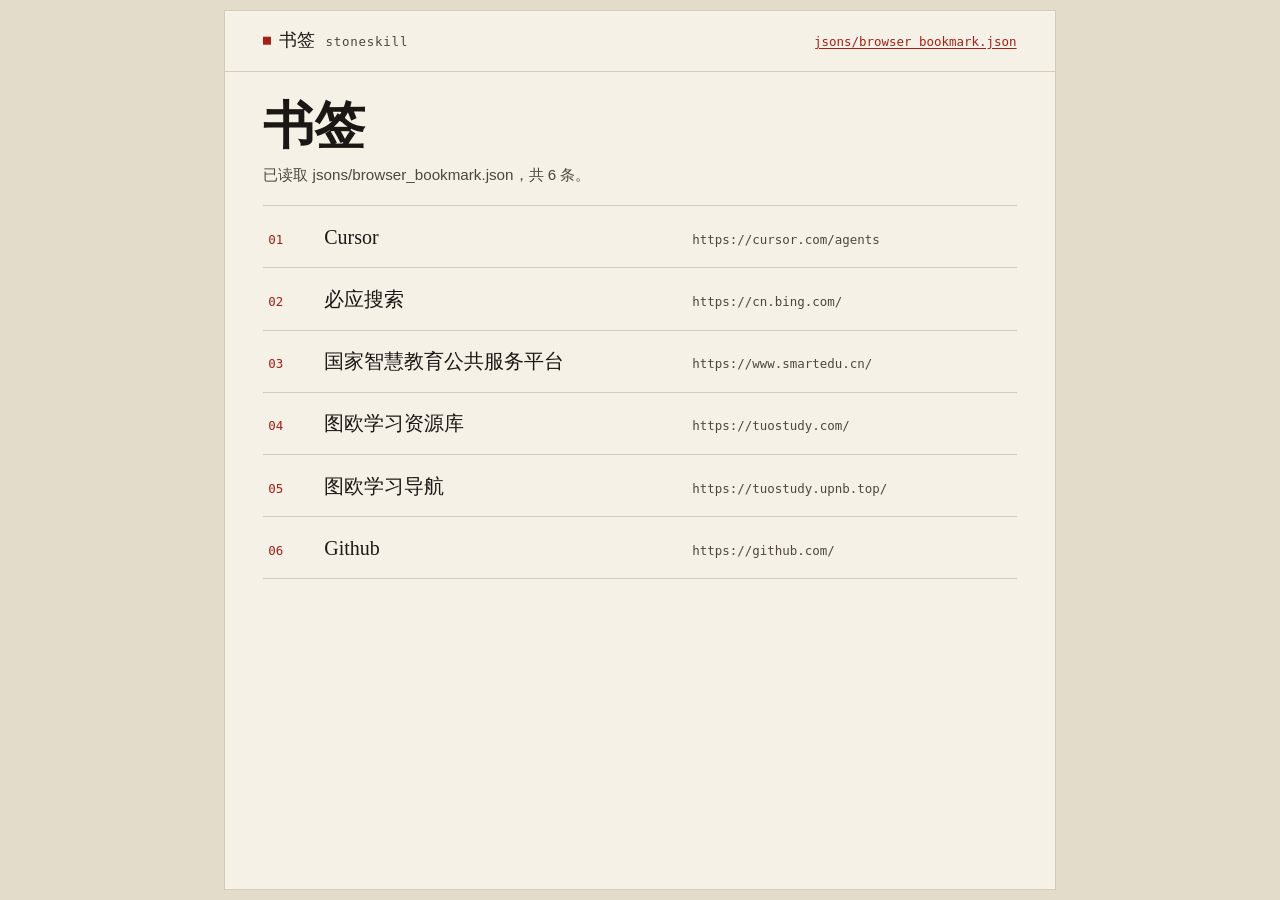
<file: index.html>
<!DOCTYPE html>
<html lang="zh-CN">
<head>
  <meta charset="utf-8">
  <meta name="viewport" content="width=device-width, initial-scale=1">
  <title>书签 · stoneskill</title>
  <meta name="description" content="stoneskill 的书签。数据来自 jsons/browser_bookmark.json。">
  <meta name="theme-color" content="#f6f1e6" media="(prefers-color-scheme: light)">
  <meta name="theme-color" content="#141210" media="(prefers-color-scheme: dark)">
  <link rel="canonical" href="https://stoneskill.github.io/">
  <link rel="icon" href="favicon.svg" type="image/svg+xml">
  <link rel="stylesheet" href="css/site.css">
</head>
<body>
  <a class="skip" href="#main">跳到书签</a>
  <div class="page">
    <header class="mast">
      <a class="brand" href="#main">书签 <small>stoneskill</small></a>
      <a class="json-link" href="jsons/browser_bookmark.json">jsons/browser_bookmark.json</a>
    </header>
    <main id="main">
      <h1>书签</h1>
      <p id="bookmark-status">正在读取 jsons/browser_bookmark.json。</p>
      <ol class="bm-list" id="bookmark-list">
        <li>
          <a href="https://cursor.com/agents" target="_blank" rel="noopener noreferrer">
            <span class="bm-idx">01</span>
            <span class="bm-title">Cursor</span>
            <span class="bm-url">https://cursor.com/agents</span>
            <span class="vh">（在新窗口打开）</span>
          </a>
        </li>
        <li>
          <a href="https://cn.bing.com/" target="_blank" rel="noopener noreferrer">
            <span class="bm-idx">02</span>
            <span class="bm-title">必应搜索</span>
            <span class="bm-url">https://cn.bing.com/</span>
            <span class="vh">（在新窗口打开）</span>
          </a>
        </li>
        <li>
          <a href="https://www.smartedu.cn/" target="_blank" rel="noopener noreferrer">
            <span class="bm-idx">03</span>
            <span class="bm-title">国家智慧教育公共服务平台</span>
            <span class="bm-url">https://www.smartedu.cn/</span>
            <span class="vh">（在新窗口打开）</span>
          </a>
        </li>
        <li>
          <a href="https://tuostudy.com/" target="_blank" rel="noopener noreferrer">
            <span class="bm-idx">04</span>
            <span class="bm-title">图欧学习资源库</span>
            <span class="bm-url">https://tuostudy.com/</span>
            <span class="vh">（在新窗口打开）</span>
          </a>
        </li>
        <li>
          <a href="https://tuostudy.upnb.top/" target="_blank" rel="noopener noreferrer">
            <span class="bm-idx">05</span>
            <span class="bm-title">图欧学习导航</span>
            <span class="bm-url">https://tuostudy.upnb.top/</span>
            <span class="vh">（在新窗口打开）</span>
          </a>
        </li>
        <li>
          <a href="https://github.com/" target="_blank" rel="noopener noreferrer">
            <span class="bm-idx">06</span>
            <span class="bm-title">Github</span>
            <span class="bm-url">https://github.com/</span>
            <span class="vh">（在新窗口打开）</span>
          </a>
        </li>
      </ol>
    </main>
  </div>
  <script src="js/site.js"></script>
</body>
</html>
</file>
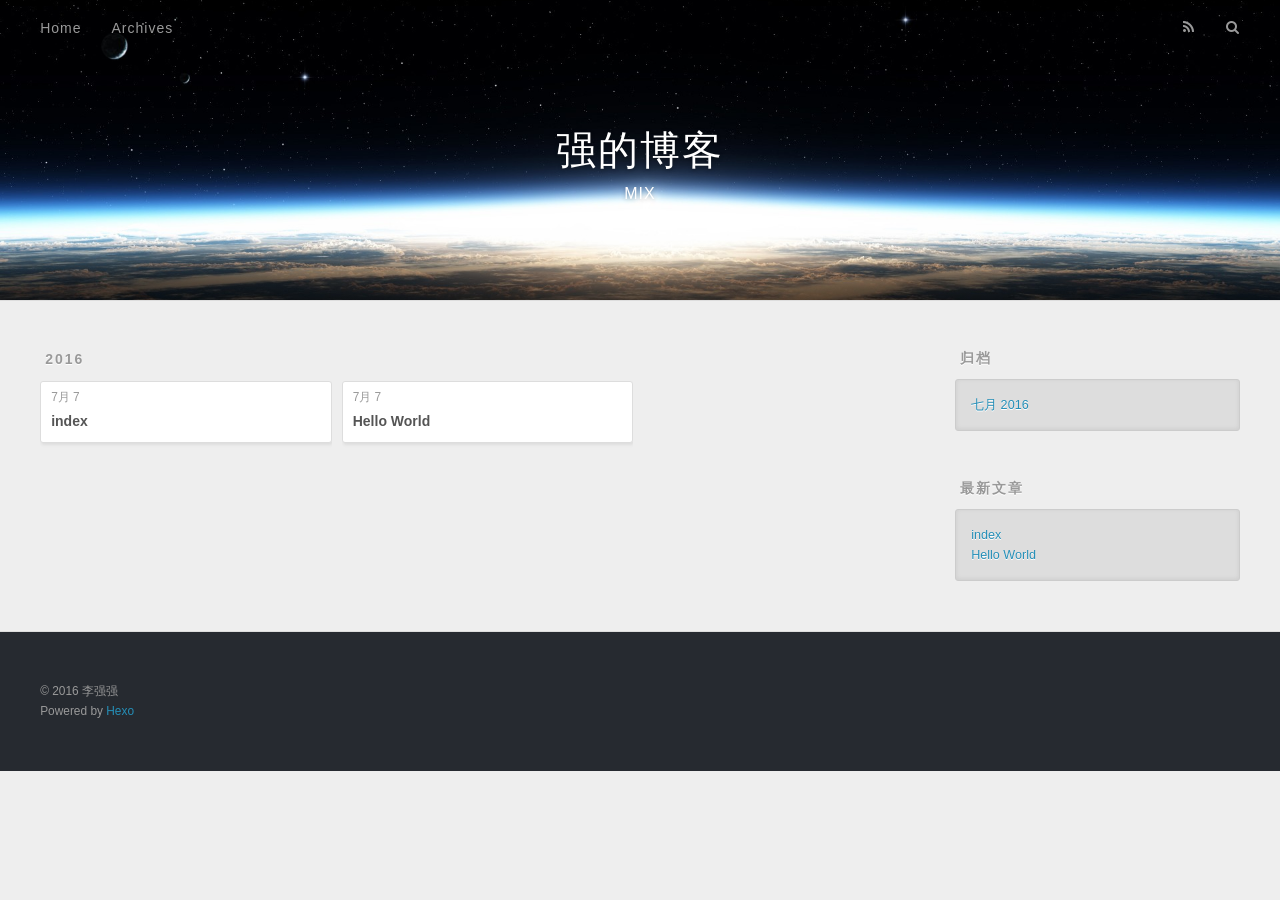
<file: archives/index.html>
<!DOCTYPE html>
<html>
<head>
  <meta charset="utf-8">
  
  <title>归档 | 强的博客</title>
  <meta name="viewport" content="width=device-width, initial-scale=1, maximum-scale=1">
  <meta name="description" content="MIX|stoneskill">
<meta property="og:type" content="website">
<meta property="og:title" content="强的博客">
<meta property="og:url" content="http://stoneskill.github.io/archives/index.html">
<meta property="og:site_name" content="强的博客">
<meta property="og:description" content="MIX|stoneskill">
<meta name="twitter:card" content="summary">
<meta name="twitter:title" content="强的博客">
<meta name="twitter:description" content="MIX|stoneskill">
  
    <link rel="alternate" href="/atom.xml" title="强的博客" type="application/atom+xml">
  
  
    <link rel="icon" href="/favicon.png">
  
  
    <link href="//fonts.googleapis.com/css?family=Source+Code+Pro" rel="stylesheet" type="text/css">
  
  <link rel="stylesheet" href="/css/style.css">
  

</head>

<body>
  <div id="container">
    <div id="wrap">
      <header id="header">
  <div id="banner"></div>
  <div id="header-outer" class="outer">
    <div id="header-title" class="inner">
      <h1 id="logo-wrap">
        <a href="/" id="logo">强的博客</a>
      </h1>
      
        <h2 id="subtitle-wrap">
          <a href="/" id="subtitle">MIX</a>
        </h2>
      
    </div>
    <div id="header-inner" class="inner">
      <nav id="main-nav">
        <a id="main-nav-toggle" class="nav-icon"></a>
        
          <a class="main-nav-link" href="/">Home</a>
        
          <a class="main-nav-link" href="/archives">Archives</a>
        
      </nav>
      <nav id="sub-nav">
        
          <a id="nav-rss-link" class="nav-icon" href="/atom.xml" title="RSS Feed"></a>
        
        <a id="nav-search-btn" class="nav-icon" title="搜索"></a>
      </nav>
      <div id="search-form-wrap">
        <form action="//google.com/search" method="get" accept-charset="UTF-8" class="search-form"><input type="search" name="q" results="0" class="search-form-input" placeholder="Search"><button type="submit" class="search-form-submit">&#xF002;</button><input type="hidden" name="sitesearch" value="http://stoneskill.github.io"></form>
      </div>
    </div>
  </div>
</header>
      <div class="outer">
        <section id="main">
  
  
    
    
      
      
      <section class="archives-wrap">
        <div class="archive-year-wrap">
          <a href="/archives/2016" class="archive-year">2016</a>
        </div>
        <div class="archives">
    
    <article class="archive-article archive-type-post">
  <div class="archive-article-inner">
    <header class="archive-article-header">
      <a href="/2016/07/07/index/" class="archive-article-date">
  <time datetime="2016-07-07T08:26:46.000Z" itemprop="datePublished">7月 7</time>
</a>
      
  
    <h1 itemprop="name">
      <a class="archive-article-title" href="/2016/07/07/index/">index</a>
    </h1>
  

    </header>
  </div>
</article>
  
    
    
    <article class="archive-article archive-type-post">
  <div class="archive-article-inner">
    <header class="archive-article-header">
      <a href="/2016/07/07/hello-world/" class="archive-article-date">
  <time datetime="2016-07-07T08:19:09.264Z" itemprop="datePublished">7月 7</time>
</a>
      
  
    <h1 itemprop="name">
      <a class="archive-article-title" href="/2016/07/07/hello-world/">Hello World</a>
    </h1>
  

    </header>
  </div>
</article>
  
  
    </div></section>
  

</section>
        
          <aside id="sidebar">
  
    

  
    

  
    
  
    
  <div class="widget-wrap">
    <h3 class="widget-title">归档</h3>
    <div class="widget">
      <ul class="archive-list"><li class="archive-list-item"><a class="archive-list-link" href="/archives/2016/07/">七月 2016</a></li></ul>
    </div>
  </div>


  
    
  <div class="widget-wrap">
    <h3 class="widget-title">最新文章</h3>
    <div class="widget">
      <ul>
        
          <li>
            <a href="/2016/07/07/index/">index</a>
          </li>
        
          <li>
            <a href="/2016/07/07/hello-world/">Hello World</a>
          </li>
        
      </ul>
    </div>
  </div>

  
</aside>
        
      </div>
      <footer id="footer">
  
  <div class="outer">
    <div id="footer-info" class="inner">
      &copy; 2016 李强强<br>
      Powered by <a href="http://hexo.io/" target="_blank">Hexo</a>
    </div>
  </div>
</footer>
    </div>
    <nav id="mobile-nav">
  
    <a href="/" class="mobile-nav-link">Home</a>
  
    <a href="/archives" class="mobile-nav-link">Archives</a>
  
</nav>
    

<script src="//ajax.googleapis.com/ajax/libs/jquery/2.0.3/jquery.min.js"></script>


  <link rel="stylesheet" href="/fancybox/jquery.fancybox.css">
  <script src="/fancybox/jquery.fancybox.pack.js"></script>


<script src="/js/script.js"></script>

  </div>
</body>
</html>
</file>
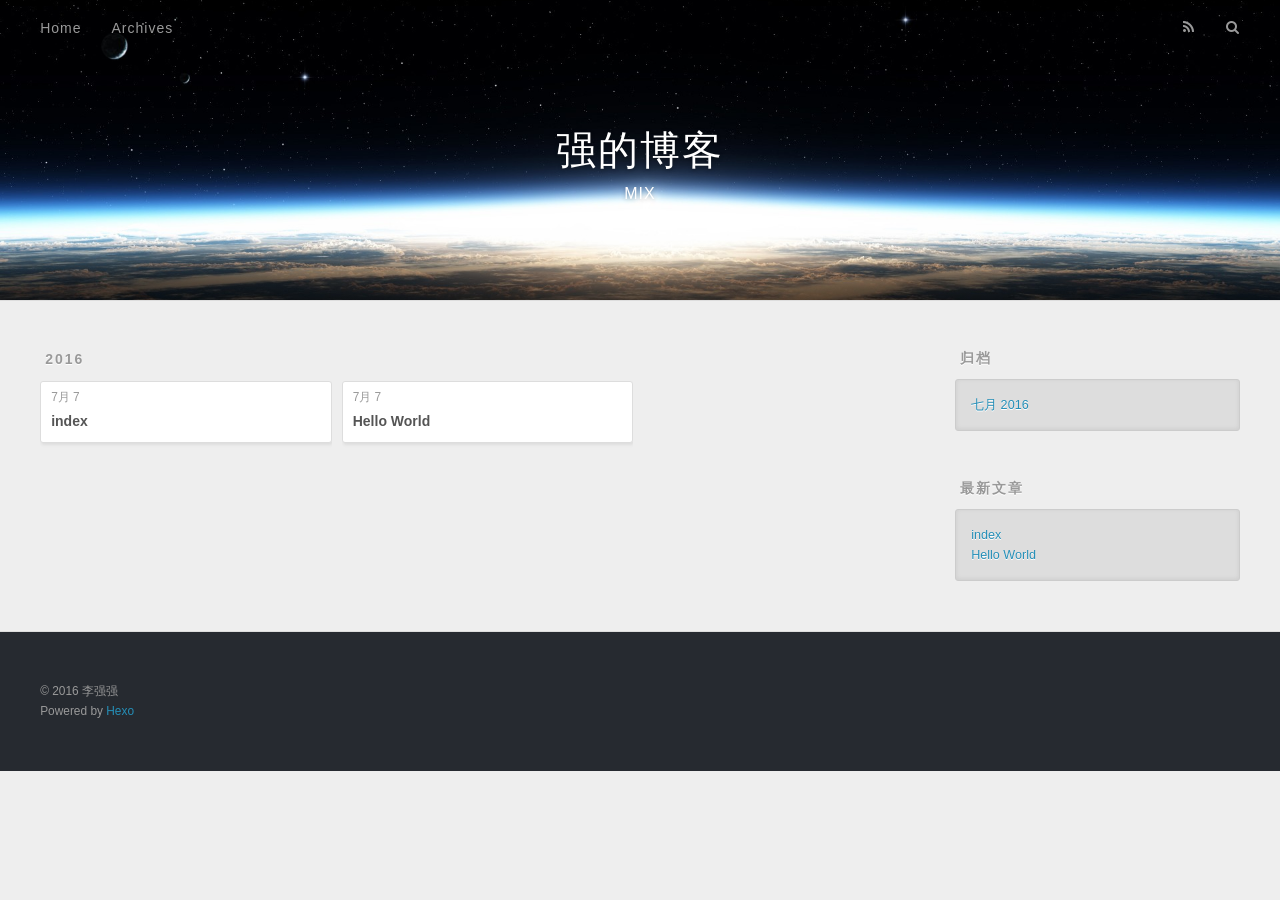
<file: archives/2016/index.html>
<!DOCTYPE html>
<html>
<head>
  <meta charset="utf-8">
  
  <title>归档: 2016 | 强的博客</title>
  <meta name="viewport" content="width=device-width, initial-scale=1, maximum-scale=1">
  <meta name="description" content="MIX|stoneskill">
<meta property="og:type" content="website">
<meta property="og:title" content="强的博客">
<meta property="og:url" content="http://stoneskill.github.io/archives/2016/index.html">
<meta property="og:site_name" content="强的博客">
<meta property="og:description" content="MIX|stoneskill">
<meta name="twitter:card" content="summary">
<meta name="twitter:title" content="强的博客">
<meta name="twitter:description" content="MIX|stoneskill">
  
    <link rel="alternate" href="/atom.xml" title="强的博客" type="application/atom+xml">
  
  
    <link rel="icon" href="/favicon.png">
  
  
    <link href="//fonts.googleapis.com/css?family=Source+Code+Pro" rel="stylesheet" type="text/css">
  
  <link rel="stylesheet" href="/css/style.css">
  

</head>

<body>
  <div id="container">
    <div id="wrap">
      <header id="header">
  <div id="banner"></div>
  <div id="header-outer" class="outer">
    <div id="header-title" class="inner">
      <h1 id="logo-wrap">
        <a href="/" id="logo">强的博客</a>
      </h1>
      
        <h2 id="subtitle-wrap">
          <a href="/" id="subtitle">MIX</a>
        </h2>
      
    </div>
    <div id="header-inner" class="inner">
      <nav id="main-nav">
        <a id="main-nav-toggle" class="nav-icon"></a>
        
          <a class="main-nav-link" href="/">Home</a>
        
          <a class="main-nav-link" href="/archives">Archives</a>
        
      </nav>
      <nav id="sub-nav">
        
          <a id="nav-rss-link" class="nav-icon" href="/atom.xml" title="RSS Feed"></a>
        
        <a id="nav-search-btn" class="nav-icon" title="搜索"></a>
      </nav>
      <div id="search-form-wrap">
        <form action="//google.com/search" method="get" accept-charset="UTF-8" class="search-form"><input type="search" name="q" results="0" class="search-form-input" placeholder="Search"><button type="submit" class="search-form-submit">&#xF002;</button><input type="hidden" name="sitesearch" value="http://stoneskill.github.io"></form>
      </div>
    </div>
  </div>
</header>
      <div class="outer">
        <section id="main">
  
  
    
    
      
      
      <section class="archives-wrap">
        <div class="archive-year-wrap">
          <a href="/archives/2016" class="archive-year">2016</a>
        </div>
        <div class="archives">
    
    <article class="archive-article archive-type-post">
  <div class="archive-article-inner">
    <header class="archive-article-header">
      <a href="/2016/07/07/index/" class="archive-article-date">
  <time datetime="2016-07-07T08:26:46.000Z" itemprop="datePublished">7月 7</time>
</a>
      
  
    <h1 itemprop="name">
      <a class="archive-article-title" href="/2016/07/07/index/">index</a>
    </h1>
  

    </header>
  </div>
</article>
  
    
    
    <article class="archive-article archive-type-post">
  <div class="archive-article-inner">
    <header class="archive-article-header">
      <a href="/2016/07/07/hello-world/" class="archive-article-date">
  <time datetime="2016-07-07T08:19:09.264Z" itemprop="datePublished">7月 7</time>
</a>
      
  
    <h1 itemprop="name">
      <a class="archive-article-title" href="/2016/07/07/hello-world/">Hello World</a>
    </h1>
  

    </header>
  </div>
</article>
  
  
    </div></section>
  

</section>
        
          <aside id="sidebar">
  
    

  
    

  
    
  
    
  <div class="widget-wrap">
    <h3 class="widget-title">归档</h3>
    <div class="widget">
      <ul class="archive-list"><li class="archive-list-item"><a class="archive-list-link" href="/archives/2016/07/">七月 2016</a></li></ul>
    </div>
  </div>


  
    
  <div class="widget-wrap">
    <h3 class="widget-title">最新文章</h3>
    <div class="widget">
      <ul>
        
          <li>
            <a href="/2016/07/07/index/">index</a>
          </li>
        
          <li>
            <a href="/2016/07/07/hello-world/">Hello World</a>
          </li>
        
      </ul>
    </div>
  </div>

  
</aside>
        
      </div>
      <footer id="footer">
  
  <div class="outer">
    <div id="footer-info" class="inner">
      &copy; 2016 李强强<br>
      Powered by <a href="http://hexo.io/" target="_blank">Hexo</a>
    </div>
  </div>
</footer>
    </div>
    <nav id="mobile-nav">
  
    <a href="/" class="mobile-nav-link">Home</a>
  
    <a href="/archives" class="mobile-nav-link">Archives</a>
  
</nav>
    

<script src="//ajax.googleapis.com/ajax/libs/jquery/2.0.3/jquery.min.js"></script>


  <link rel="stylesheet" href="/fancybox/jquery.fancybox.css">
  <script src="/fancybox/jquery.fancybox.pack.js"></script>


<script src="/js/script.js"></script>

  </div>
</body>
</html>
</file>
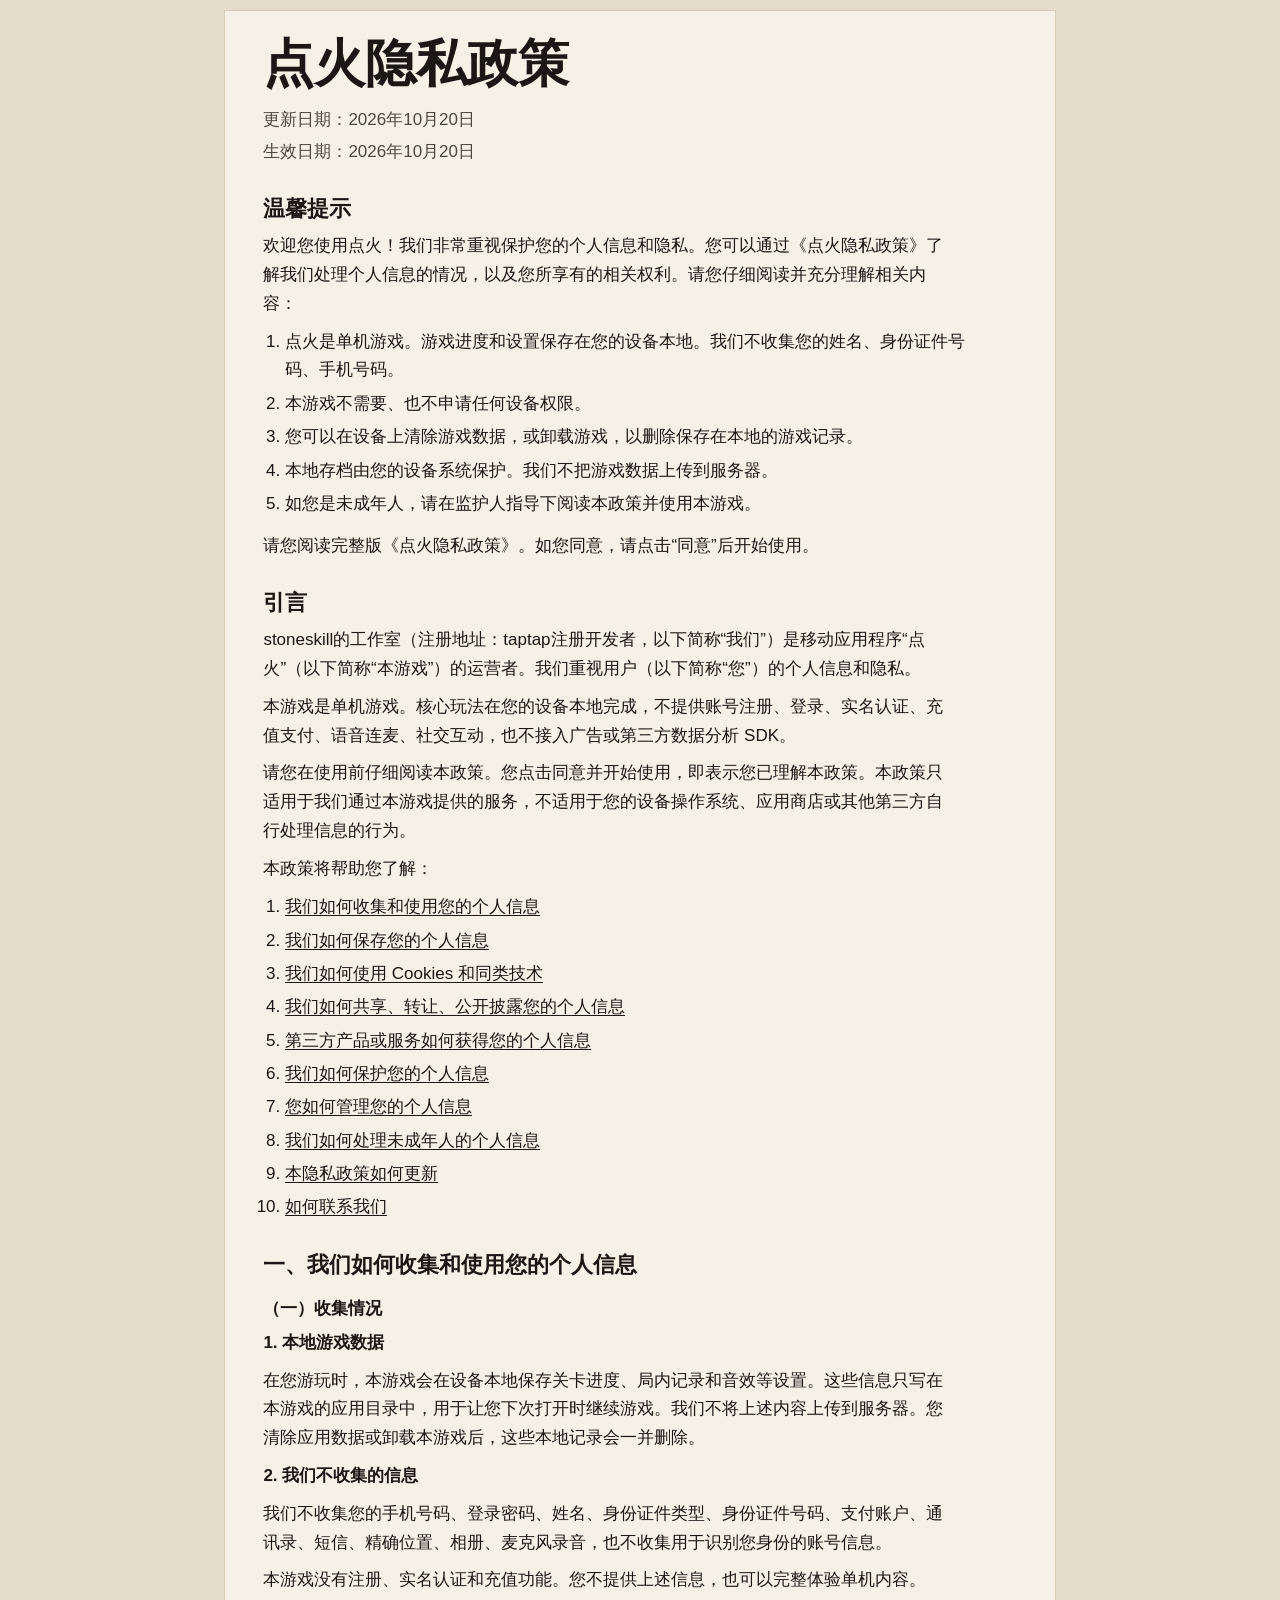
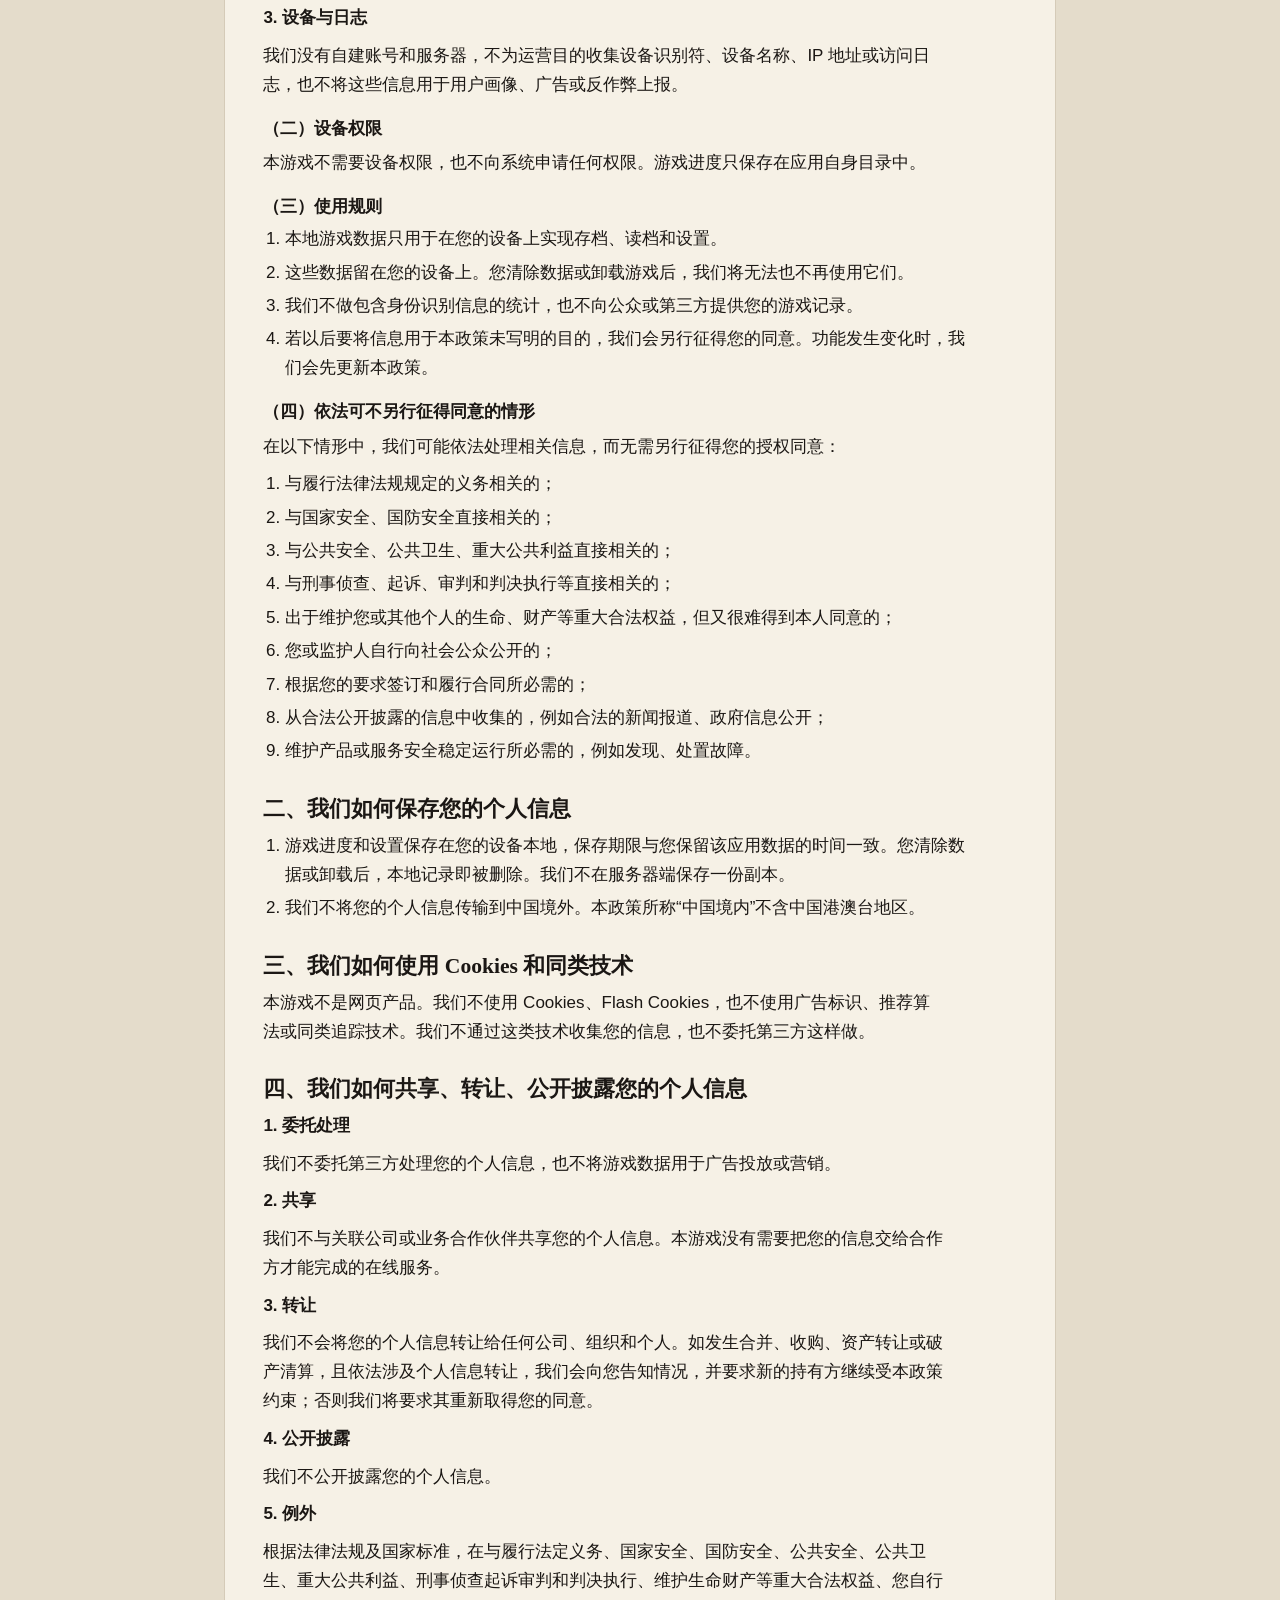
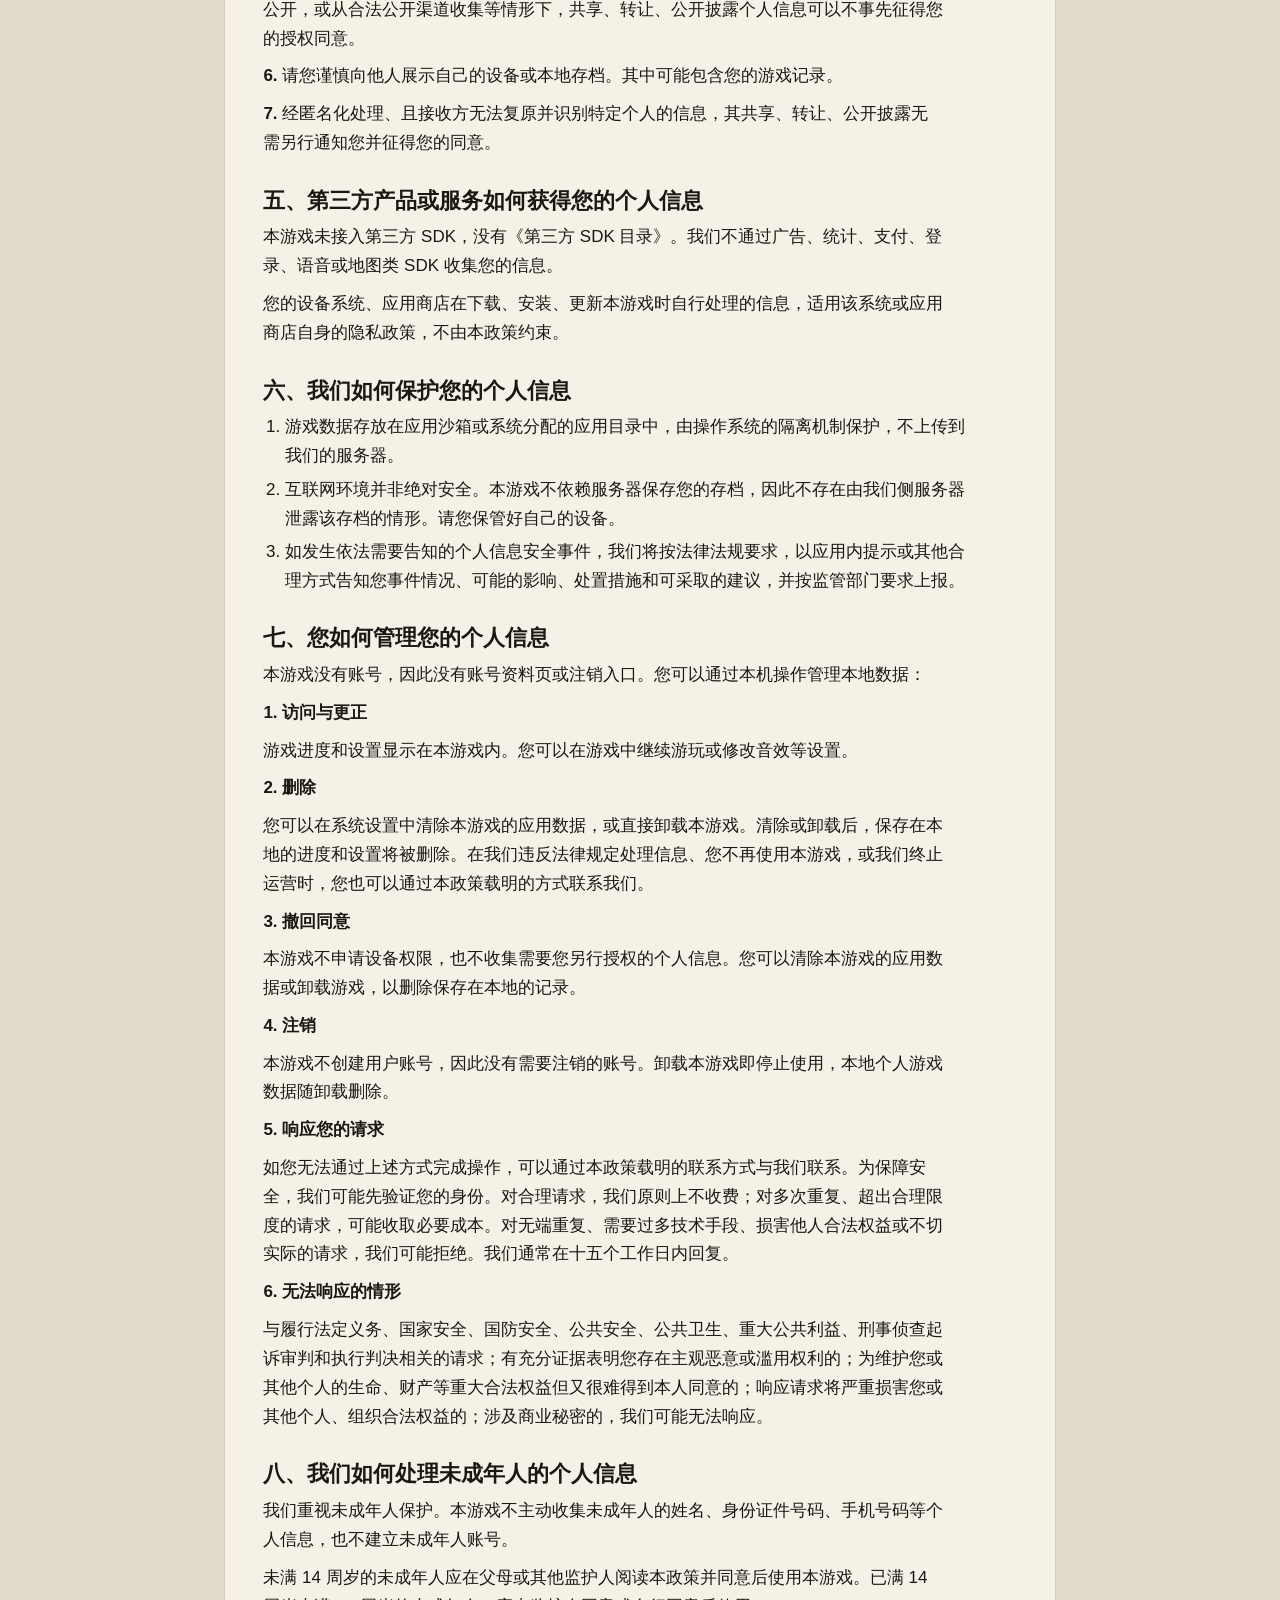
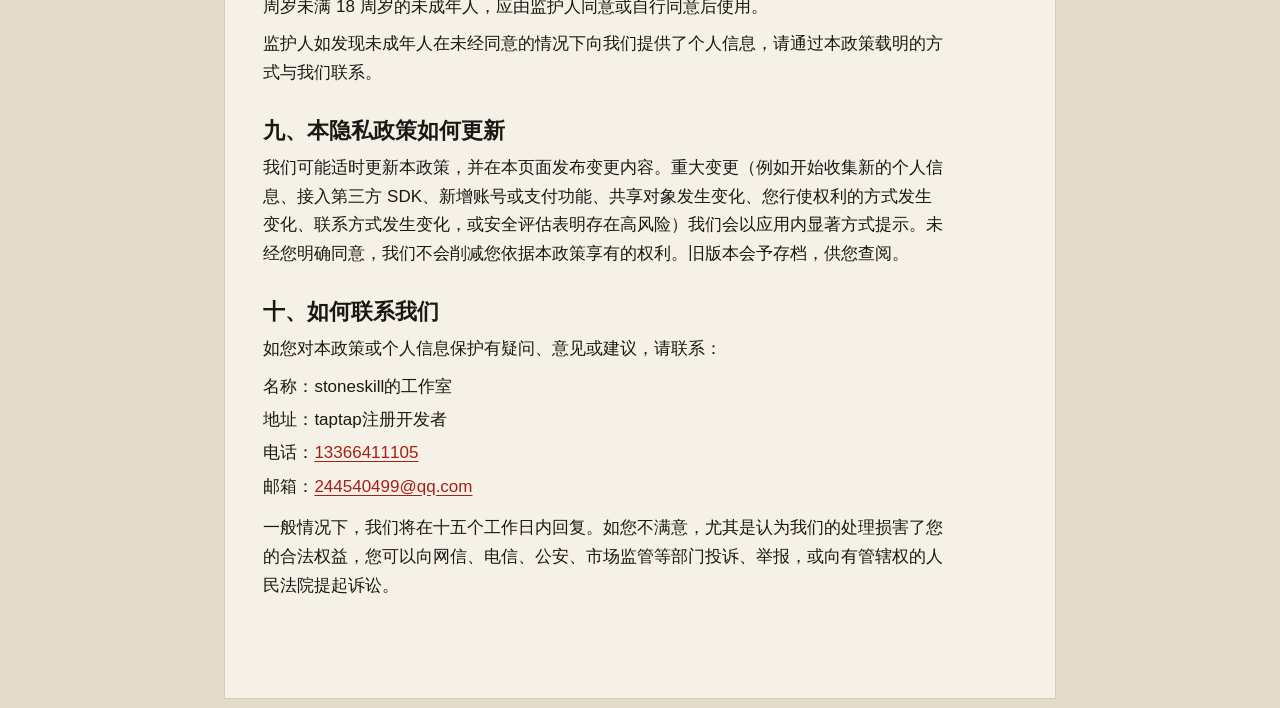
<file: docs/dianhuo/index.html>
<!DOCTYPE html>
<html lang="zh-CN">
<head>
  <meta charset="utf-8">
  <meta name="viewport" content="width=device-width, initial-scale=1">
  <title>点火隐私政策</title>
  <meta name="description" content="点火隐私政策。更新日期：2026年10月20日。">
  <meta name="theme-color" content="#f6f1e6" media="(prefers-color-scheme: light)">
  <meta name="theme-color" content="#141210" media="(prefers-color-scheme: dark)">
  <link rel="canonical" href="https://stoneskill.github.io/docs/dianhuo/">
  <link rel="icon" href="/favicon.svg" type="image/svg+xml">
  <link rel="stylesheet" href="/css/site.css">
</head>
<body>
  <a class="skip" href="#main">跳到正文</a>
  <div class="page">
    <main class="policy" id="main">
      <h1>点火隐私政策</h1>
      <p class="meta">更新日期：2026年10月20日</p>
      <p class="meta">生效日期：2026年10月20日</p>

      <h2>温馨提示</h2>
      <p>欢迎您使用点火！我们非常重视保护您的个人信息和隐私。您可以通过《点火隐私政策》了解我们处理个人信息的情况，以及您所享有的相关权利。请您仔细阅读并充分理解相关内容：</p>
      <ol>
        <li>点火是单机游戏。游戏进度和设置保存在您的设备本地。我们不收集您的姓名、身份证件号码、手机号码。</li>
        <li>本游戏不需要、也不申请任何设备权限。</li>
        <li>您可以在设备上清除游戏数据，或卸载游戏，以删除保存在本地的游戏记录。</li>
        <li>本地存档由您的设备系统保护。我们不把游戏数据上传到服务器。</li>
        <li>如您是未成年人，请在监护人指导下阅读本政策并使用本游戏。</li>
      </ol>
      <p>请您阅读完整版《点火隐私政策》。如您同意，请点击“同意”后开始使用。</p>

      <h2>引言</h2>
      <p>stoneskill的工作室（注册地址：taptap注册开发者，以下简称“我们”）是移动应用程序“点火”（以下简称“本游戏”）的运营者。我们重视用户（以下简称“您”）的个人信息和隐私。</p>
      <p>本游戏是单机游戏。核心玩法在您的设备本地完成，不提供账号注册、登录、实名认证、充值支付、语音连麦、社交互动，也不接入广告或第三方数据分析 SDK。</p>
      <p>请您在使用前仔细阅读本政策。您点击同意并开始使用，即表示您已理解本政策。本政策只适用于我们通过本游戏提供的服务，不适用于您的设备操作系统、应用商店或其他第三方自行处理信息的行为。</p>
      <p>本政策将帮助您了解：</p>
      <ol class="toc">
        <li><a href="#collect">我们如何收集和使用您的个人信息</a></li>
        <li><a href="#store">我们如何保存您的个人信息</a></li>
        <li><a href="#cookies">我们如何使用 Cookies 和同类技术</a></li>
        <li><a href="#share">我们如何共享、转让、公开披露您的个人信息</a></li>
        <li><a href="#third">第三方产品或服务如何获得您的个人信息</a></li>
        <li><a href="#protect">我们如何保护您的个人信息</a></li>
        <li><a href="#manage">您如何管理您的个人信息</a></li>
        <li><a href="#minor">我们如何处理未成年人的个人信息</a></li>
        <li><a href="#update">本隐私政策如何更新</a></li>
        <li><a href="#contact">如何联系我们</a></li>
      </ol>

      <h2 id="collect">一、我们如何收集和使用您的个人信息</h2>
      <h3>（一）收集情况</h3>
      <p><strong>1. 本地游戏数据</strong></p>
      <p>在您游玩时，本游戏会在设备本地保存关卡进度、局内记录和音效等设置。这些信息只写在本游戏的应用目录中，用于让您下次打开时继续游戏。我们不将上述内容上传到服务器。您清除应用数据或卸载本游戏后，这些本地记录会一并删除。</p>
      <p><strong>2. 我们不收集的信息</strong></p>
      <p>我们不收集您的手机号码、登录密码、姓名、身份证件类型、身份证件号码、支付账户、通讯录、短信、精确位置、相册、麦克风录音，也不收集用于识别您身份的账号信息。</p>
      <p>本游戏没有注册、实名认证和充值功能。您不提供上述信息，也可以完整体验单机内容。</p>
      <p><strong>3. 设备与日志</strong></p>
      <p>我们没有自建账号和服务器，不为运营目的收集设备识别符、设备名称、IP 地址或访问日志，也不将这些信息用于用户画像、广告或反作弊上报。</p>

      <h3>（二）设备权限</h3>
      <p>本游戏不需要设备权限，也不向系统申请任何权限。游戏进度只保存在应用自身目录中。</p>

      <h3>（三）使用规则</h3>
      <ol>
        <li>本地游戏数据只用于在您的设备上实现存档、读档和设置。</li>
        <li>这些数据留在您的设备上。您清除数据或卸载游戏后，我们将无法也不再使用它们。</li>
        <li>我们不做包含身份识别信息的统计，也不向公众或第三方提供您的游戏记录。</li>
        <li>若以后要将信息用于本政策未写明的目的，我们会另行征得您的同意。功能发生变化时，我们会先更新本政策。</li>
      </ol>

      <h3>（四）依法可不另行征得同意的情形</h3>
      <p>在以下情形中，我们可能依法处理相关信息，而无需另行征得您的授权同意：</p>
      <ol>
        <li>与履行法律法规规定的义务相关的；</li>
        <li>与国家安全、国防安全直接相关的；</li>
        <li>与公共安全、公共卫生、重大公共利益直接相关的；</li>
        <li>与刑事侦查、起诉、审判和判决执行等直接相关的；</li>
        <li>出于维护您或其他个人的生命、财产等重大合法权益，但又很难得到本人同意的；</li>
        <li>您或监护人自行向社会公众公开的；</li>
        <li>根据您的要求签订和履行合同所必需的；</li>
        <li>从合法公开披露的信息中收集的，例如合法的新闻报道、政府信息公开；</li>
        <li>维护产品或服务安全稳定运行所必需的，例如发现、处置故障。</li>
      </ol>

      <h2 id="store">二、我们如何保存您的个人信息</h2>
      <ol>
        <li>游戏进度和设置保存在您的设备本地，保存期限与您保留该应用数据的时间一致。您清除数据或卸载后，本地记录即被删除。我们不在服务器端保存一份副本。</li>
        <li>我们不将您的个人信息传输到中国境外。本政策所称“中国境内”不含中国港澳台地区。</li>
      </ol>

      <h2 id="cookies">三、我们如何使用 Cookies 和同类技术</h2>
      <p>本游戏不是网页产品。我们不使用 Cookies、Flash Cookies，也不使用广告标识、推荐算法或同类追踪技术。我们不通过这类技术收集您的信息，也不委托第三方这样做。</p>

      <h2 id="share">四、我们如何共享、转让、公开披露您的个人信息</h2>
      <p><strong>1. 委托处理</strong></p>
      <p>我们不委托第三方处理您的个人信息，也不将游戏数据用于广告投放或营销。</p>
      <p><strong>2. 共享</strong></p>
      <p>我们不与关联公司或业务合作伙伴共享您的个人信息。本游戏没有需要把您的信息交给合作方才能完成的在线服务。</p>
      <p><strong>3. 转让</strong></p>
      <p>我们不会将您的个人信息转让给任何公司、组织和个人。如发生合并、收购、资产转让或破产清算，且依法涉及个人信息转让，我们会向您告知情况，并要求新的持有方继续受本政策约束；否则我们将要求其重新取得您的同意。</p>
      <p><strong>4. 公开披露</strong></p>
      <p>我们不公开披露您的个人信息。</p>
      <p><strong>5. 例外</strong></p>
      <p>根据法律法规及国家标准，在与履行法定义务、国家安全、国防安全、公共安全、公共卫生、重大公共利益、刑事侦查起诉审判和判决执行、维护生命财产等重大合法权益、您自行公开，或从合法公开渠道收集等情形下，共享、转让、公开披露个人信息可以不事先征得您的授权同意。</p>
      <p><strong>6.</strong> 请您谨慎向他人展示自己的设备或本地存档。其中可能包含您的游戏记录。</p>
      <p><strong>7.</strong> 经匿名化处理、且接收方无法复原并识别特定个人的信息，其共享、转让、公开披露无需另行通知您并征得您的同意。</p>

      <h2 id="third">五、第三方产品或服务如何获得您的个人信息</h2>
      <p>本游戏未接入第三方 SDK，没有《第三方 SDK 目录》。我们不通过广告、统计、支付、登录、语音或地图类 SDK 收集您的信息。</p>
      <p>您的设备系统、应用商店在下载、安装、更新本游戏时自行处理的信息，适用该系统或应用商店自身的隐私政策，不由本政策约束。</p>

      <h2 id="protect">六、我们如何保护您的个人信息</h2>
      <ol>
        <li>游戏数据存放在应用沙箱或系统分配的应用目录中，由操作系统的隔离机制保护，不上传到我们的服务器。</li>
        <li>互联网环境并非绝对安全。本游戏不依赖服务器保存您的存档，因此不存在由我们侧服务器泄露该存档的情形。请您保管好自己的设备。</li>
        <li>如发生依法需要告知的个人信息安全事件，我们将按法律法规要求，以应用内提示或其他合理方式告知您事件情况、可能的影响、处置措施和可采取的建议，并按监管部门要求上报。</li>
      </ol>

      <h2 id="manage">七、您如何管理您的个人信息</h2>
      <p>本游戏没有账号，因此没有账号资料页或注销入口。您可以通过本机操作管理本地数据：</p>
      <p><strong>1. 访问与更正</strong></p>
      <p>游戏进度和设置显示在本游戏内。您可以在游戏中继续游玩或修改音效等设置。</p>
      <p><strong>2. 删除</strong></p>
      <p>您可以在系统设置中清除本游戏的应用数据，或直接卸载本游戏。清除或卸载后，保存在本地的进度和设置将被删除。在我们违反法律规定处理信息、您不再使用本游戏，或我们终止运营时，您也可以通过本政策载明的方式联系我们。</p>
      <p><strong>3. 撤回同意</strong></p>
      <p>本游戏不申请设备权限，也不收集需要您另行授权的个人信息。您可以清除本游戏的应用数据或卸载游戏，以删除保存在本地的记录。</p>
      <p><strong>4. 注销</strong></p>
      <p>本游戏不创建用户账号，因此没有需要注销的账号。卸载本游戏即停止使用，本地个人游戏数据随卸载删除。</p>
      <p><strong>5. 响应您的请求</strong></p>
      <p>如您无法通过上述方式完成操作，可以通过本政策载明的联系方式与我们联系。为保障安全，我们可能先验证您的身份。对合理请求，我们原则上不收费；对多次重复、超出合理限度的请求，可能收取必要成本。对无端重复、需要过多技术手段、损害他人合法权益或不切实际的请求，我们可能拒绝。我们通常在十五个工作日内回复。</p>
      <p><strong>6. 无法响应的情形</strong></p>
      <p>与履行法定义务、国家安全、国防安全、公共安全、公共卫生、重大公共利益、刑事侦查起诉审判和执行判决相关的请求；有充分证据表明您存在主观恶意或滥用权利的；为维护您或其他个人的生命、财产等重大合法权益但又很难得到本人同意的；响应请求将严重损害您或其他个人、组织合法权益的；涉及商业秘密的，我们可能无法响应。</p>

      <h2 id="minor">八、我们如何处理未成年人的个人信息</h2>
      <p>我们重视未成年人保护。本游戏不主动收集未成年人的姓名、身份证件号码、手机号码等个人信息，也不建立未成年人账号。</p>
      <p>未满 14 周岁的未成年人应在父母或其他监护人阅读本政策并同意后使用本游戏。已满 14 周岁未满 18 周岁的未成年人，应由监护人同意或自行同意后使用。</p>
      <p>监护人如发现未成年人在未经同意的情况下向我们提供了个人信息，请通过本政策载明的方式与我们联系。</p>

      <h2 id="update">九、本隐私政策如何更新</h2>
      <p>我们可能适时更新本政策，并在本页面发布变更内容。重大变更（例如开始收集新的个人信息、接入第三方 SDK、新增账号或支付功能、共享对象发生变化、您行使权利的方式发生变化、联系方式发生变化，或安全评估表明存在高风险）我们会以应用内显著方式提示。未经您明确同意，我们不会削减您依据本政策享有的权利。旧版本会予存档，供您查阅。</p>

      <h2 id="contact">十、如何联系我们</h2>
      <p>如您对本政策或个人信息保护有疑问、意见或建议，请联系：</p>
      <ul class="contact">
        <li>名称：stoneskill的工作室</li>
        <li>地址：taptap注册开发者</li>
        <li>电话：<a href="tel:13366411105">13366411105</a></li>
        <li>邮箱：<a href="mailto:244540499@qq.com">244540499@qq.com</a></li>
      </ul>
      <p>一般情况下，我们将在十五个工作日内回复。如您不满意，尤其是认为我们的处理损害了您的合法权益，您可以向网信、电信、公安、市场监管等部门投诉、举报，或向有管辖权的人民法院提起诉讼。</p>
    </main>
  </div>
</body>
</html>
</file>
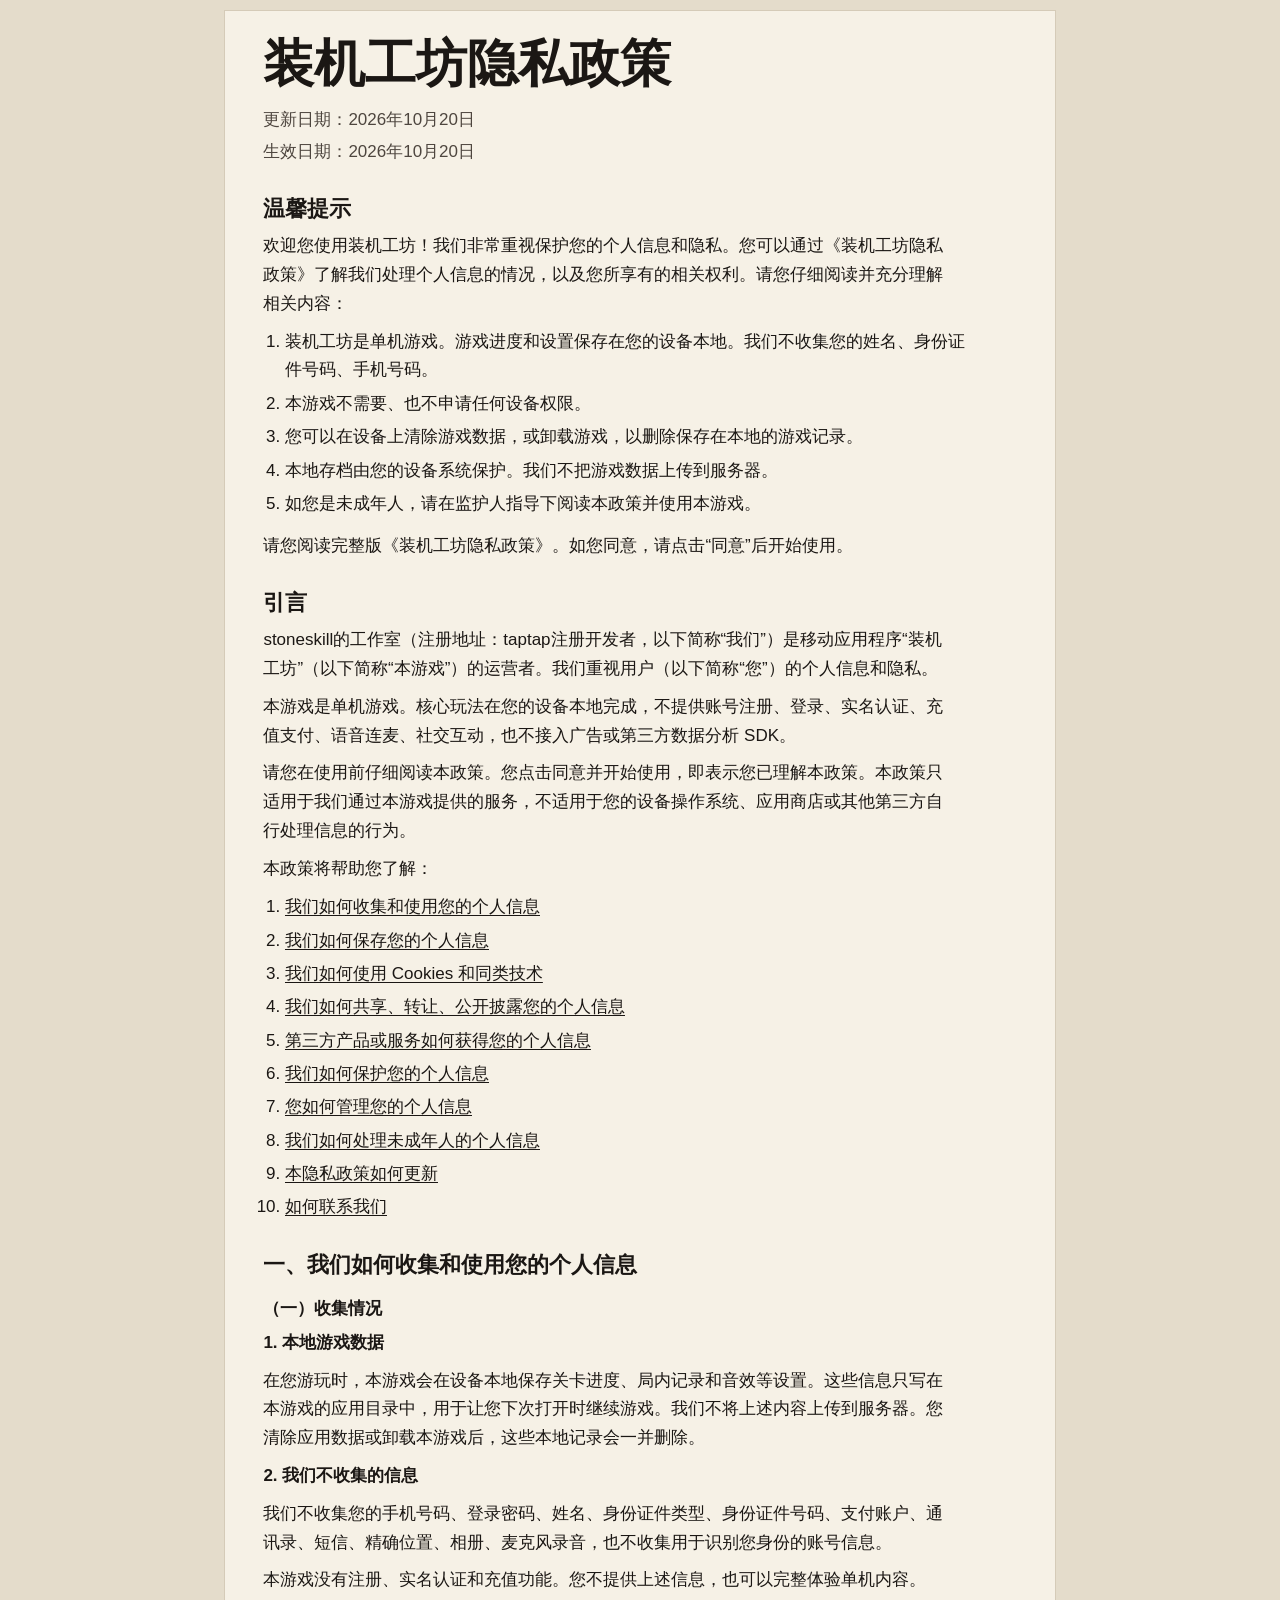
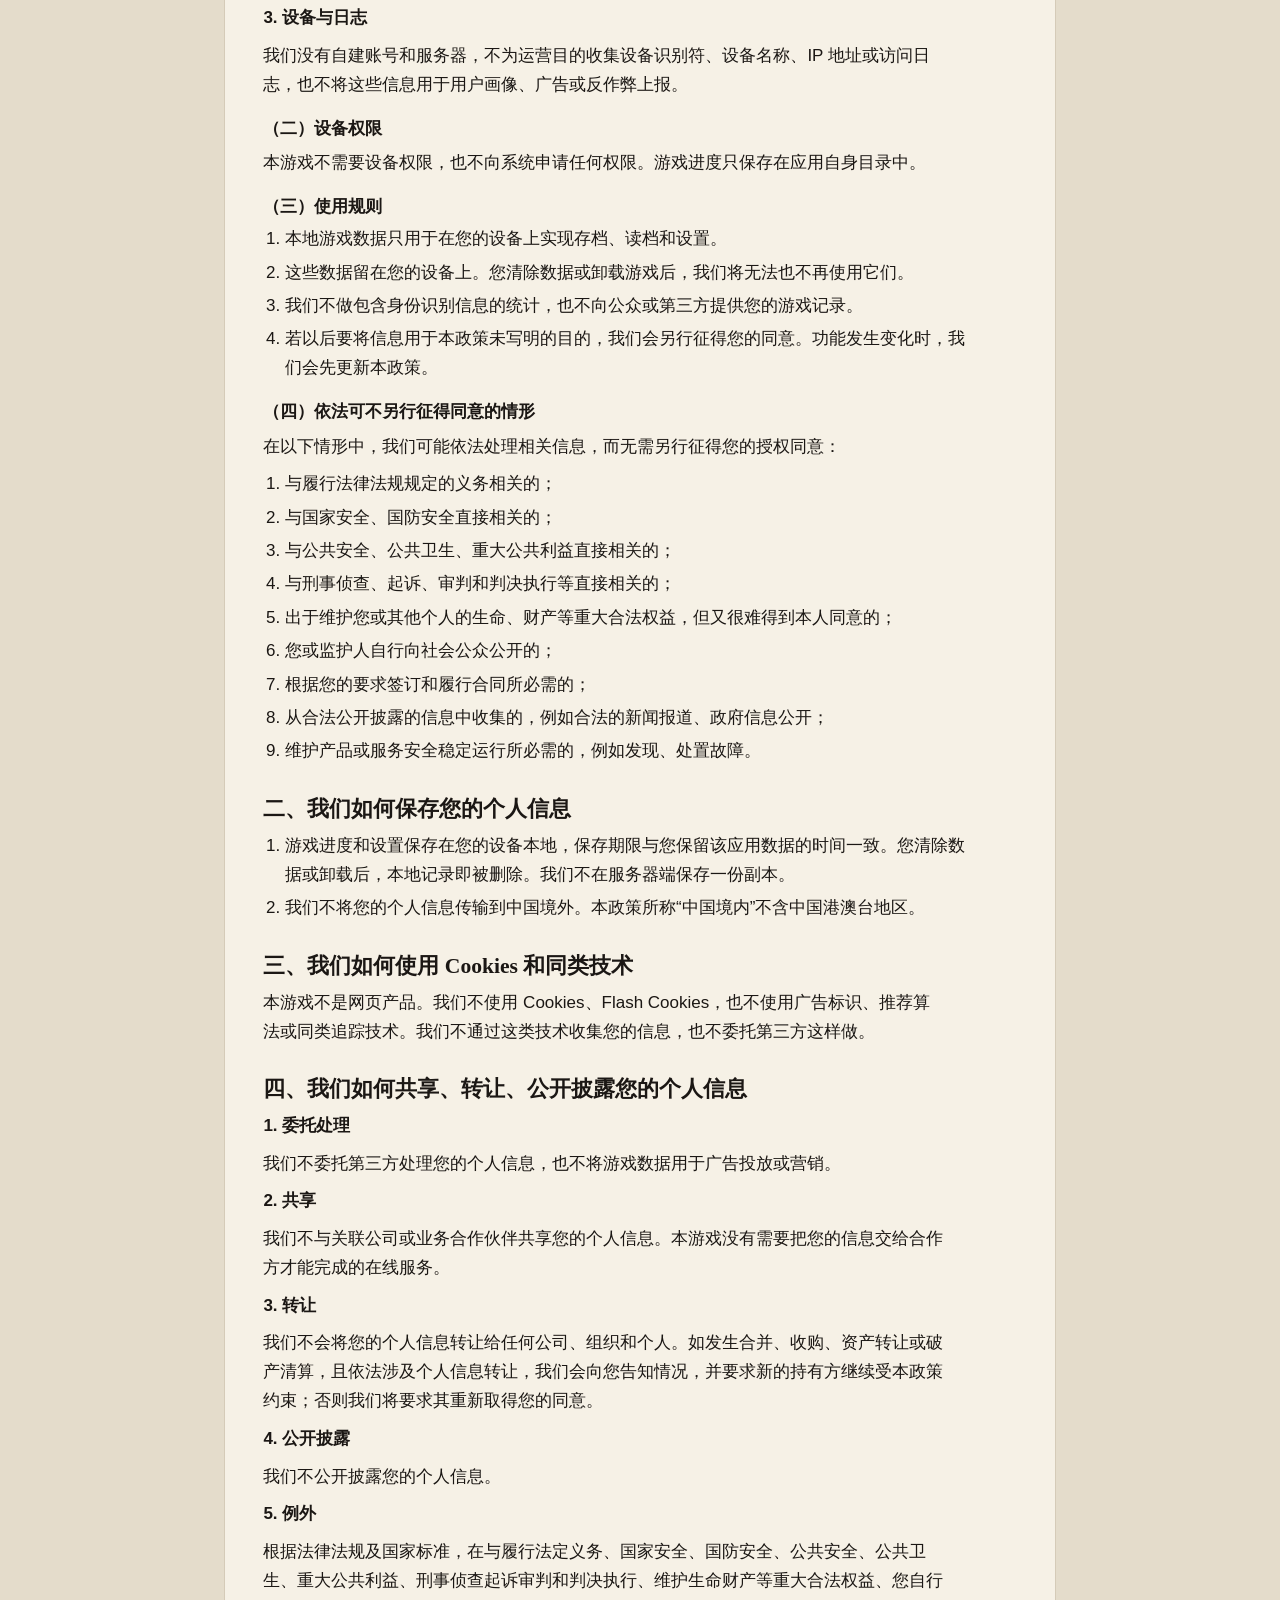
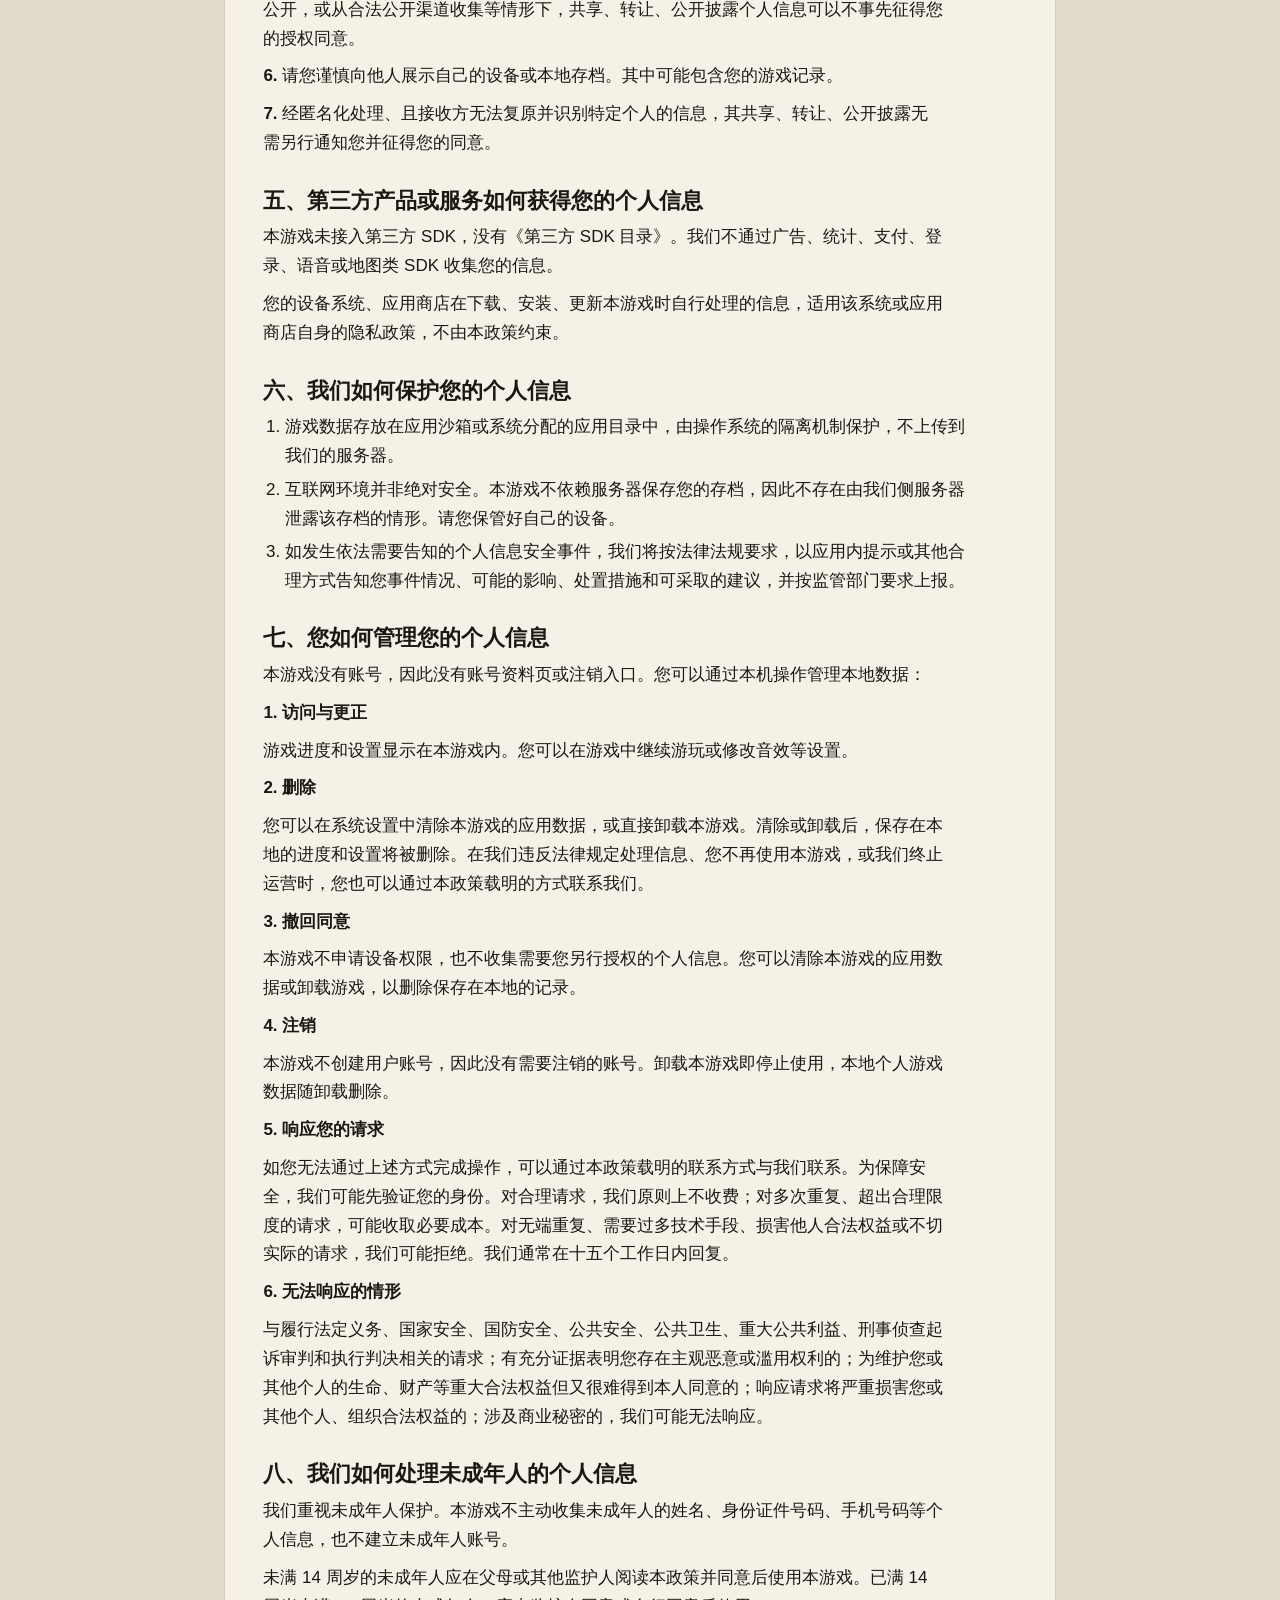
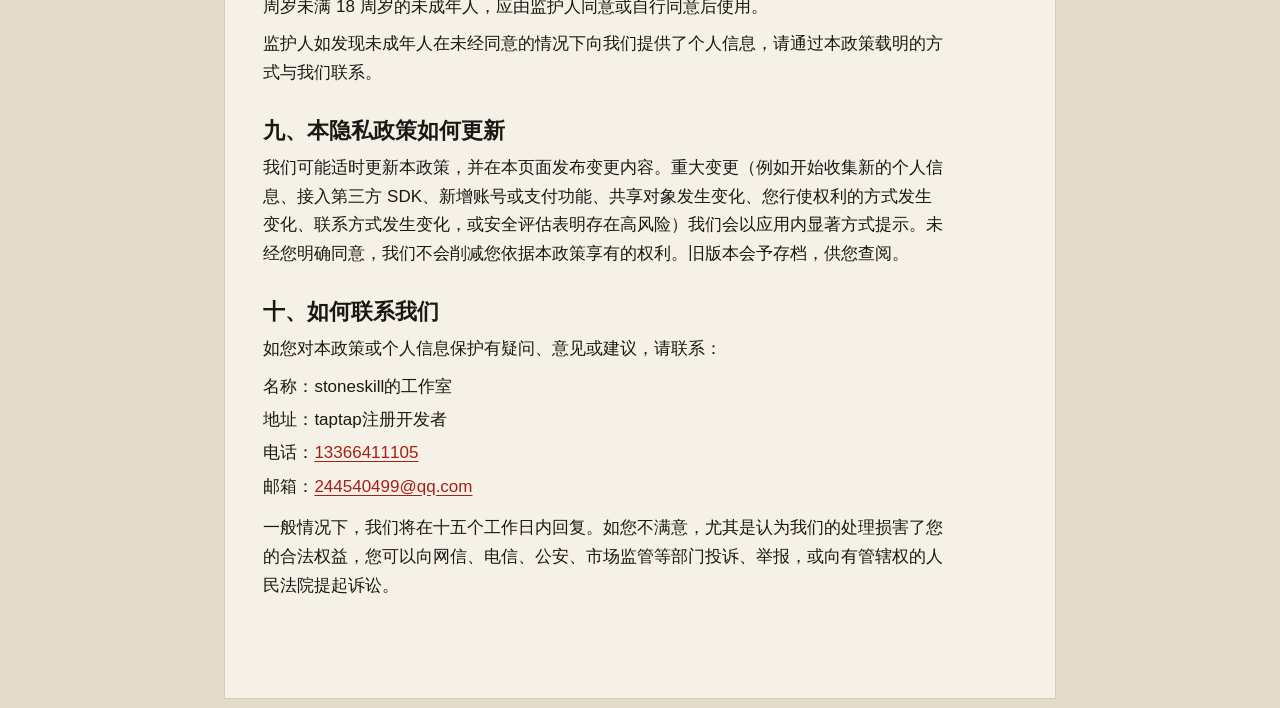
<file: docs/zhuangjigongfang/index.html>
<!DOCTYPE html>
<html lang="zh-CN">
<head>
  <meta charset="utf-8">
  <meta name="viewport" content="width=device-width, initial-scale=1">
  <title>装机工坊隐私政策</title>
  <meta name="description" content="装机工坊隐私政策。更新日期：2026年10月20日。">
  <meta name="theme-color" content="#f6f1e6" media="(prefers-color-scheme: light)">
  <meta name="theme-color" content="#141210" media="(prefers-color-scheme: dark)">
  <link rel="canonical" href="https://stoneskill.github.io/docs/zhuangjigongfang/">
  <link rel="icon" href="/favicon.svg" type="image/svg+xml">
  <link rel="stylesheet" href="/css/site.css">
</head>
<body>
  <a class="skip" href="#main">跳到正文</a>
  <div class="page">
    <main class="policy" id="main">
      <h1>装机工坊隐私政策</h1>
      <p class="meta">更新日期：2026年10月20日</p>
      <p class="meta">生效日期：2026年10月20日</p>

      <h2>温馨提示</h2>
      <p>欢迎您使用装机工坊！我们非常重视保护您的个人信息和隐私。您可以通过《装机工坊隐私政策》了解我们处理个人信息的情况，以及您所享有的相关权利。请您仔细阅读并充分理解相关内容：</p>
      <ol>
        <li>装机工坊是单机游戏。游戏进度和设置保存在您的设备本地。我们不收集您的姓名、身份证件号码、手机号码。</li>
        <li>本游戏不需要、也不申请任何设备权限。</li>
        <li>您可以在设备上清除游戏数据，或卸载游戏，以删除保存在本地的游戏记录。</li>
        <li>本地存档由您的设备系统保护。我们不把游戏数据上传到服务器。</li>
        <li>如您是未成年人，请在监护人指导下阅读本政策并使用本游戏。</li>
      </ol>
      <p>请您阅读完整版《装机工坊隐私政策》。如您同意，请点击“同意”后开始使用。</p>

      <h2>引言</h2>
      <p>stoneskill的工作室（注册地址：taptap注册开发者，以下简称“我们”）是移动应用程序“装机工坊”（以下简称“本游戏”）的运营者。我们重视用户（以下简称“您”）的个人信息和隐私。</p>
      <p>本游戏是单机游戏。核心玩法在您的设备本地完成，不提供账号注册、登录、实名认证、充值支付、语音连麦、社交互动，也不接入广告或第三方数据分析 SDK。</p>
      <p>请您在使用前仔细阅读本政策。您点击同意并开始使用，即表示您已理解本政策。本政策只适用于我们通过本游戏提供的服务，不适用于您的设备操作系统、应用商店或其他第三方自行处理信息的行为。</p>
      <p>本政策将帮助您了解：</p>
      <ol class="toc">
        <li><a href="#collect">我们如何收集和使用您的个人信息</a></li>
        <li><a href="#store">我们如何保存您的个人信息</a></li>
        <li><a href="#cookies">我们如何使用 Cookies 和同类技术</a></li>
        <li><a href="#share">我们如何共享、转让、公开披露您的个人信息</a></li>
        <li><a href="#third">第三方产品或服务如何获得您的个人信息</a></li>
        <li><a href="#protect">我们如何保护您的个人信息</a></li>
        <li><a href="#manage">您如何管理您的个人信息</a></li>
        <li><a href="#minor">我们如何处理未成年人的个人信息</a></li>
        <li><a href="#update">本隐私政策如何更新</a></li>
        <li><a href="#contact">如何联系我们</a></li>
      </ol>

      <h2 id="collect">一、我们如何收集和使用您的个人信息</h2>
      <h3>（一）收集情况</h3>
      <p><strong>1. 本地游戏数据</strong></p>
      <p>在您游玩时，本游戏会在设备本地保存关卡进度、局内记录和音效等设置。这些信息只写在本游戏的应用目录中，用于让您下次打开时继续游戏。我们不将上述内容上传到服务器。您清除应用数据或卸载本游戏后，这些本地记录会一并删除。</p>
      <p><strong>2. 我们不收集的信息</strong></p>
      <p>我们不收集您的手机号码、登录密码、姓名、身份证件类型、身份证件号码、支付账户、通讯录、短信、精确位置、相册、麦克风录音，也不收集用于识别您身份的账号信息。</p>
      <p>本游戏没有注册、实名认证和充值功能。您不提供上述信息，也可以完整体验单机内容。</p>
      <p><strong>3. 设备与日志</strong></p>
      <p>我们没有自建账号和服务器，不为运营目的收集设备识别符、设备名称、IP 地址或访问日志，也不将这些信息用于用户画像、广告或反作弊上报。</p>

      <h3>（二）设备权限</h3>
      <p>本游戏不需要设备权限，也不向系统申请任何权限。游戏进度只保存在应用自身目录中。</p>

      <h3>（三）使用规则</h3>
      <ol>
        <li>本地游戏数据只用于在您的设备上实现存档、读档和设置。</li>
        <li>这些数据留在您的设备上。您清除数据或卸载游戏后，我们将无法也不再使用它们。</li>
        <li>我们不做包含身份识别信息的统计，也不向公众或第三方提供您的游戏记录。</li>
        <li>若以后要将信息用于本政策未写明的目的，我们会另行征得您的同意。功能发生变化时，我们会先更新本政策。</li>
      </ol>

      <h3>（四）依法可不另行征得同意的情形</h3>
      <p>在以下情形中，我们可能依法处理相关信息，而无需另行征得您的授权同意：</p>
      <ol>
        <li>与履行法律法规规定的义务相关的；</li>
        <li>与国家安全、国防安全直接相关的；</li>
        <li>与公共安全、公共卫生、重大公共利益直接相关的；</li>
        <li>与刑事侦查、起诉、审判和判决执行等直接相关的；</li>
        <li>出于维护您或其他个人的生命、财产等重大合法权益，但又很难得到本人同意的；</li>
        <li>您或监护人自行向社会公众公开的；</li>
        <li>根据您的要求签订和履行合同所必需的；</li>
        <li>从合法公开披露的信息中收集的，例如合法的新闻报道、政府信息公开；</li>
        <li>维护产品或服务安全稳定运行所必需的，例如发现、处置故障。</li>
      </ol>

      <h2 id="store">二、我们如何保存您的个人信息</h2>
      <ol>
        <li>游戏进度和设置保存在您的设备本地，保存期限与您保留该应用数据的时间一致。您清除数据或卸载后，本地记录即被删除。我们不在服务器端保存一份副本。</li>
        <li>我们不将您的个人信息传输到中国境外。本政策所称“中国境内”不含中国港澳台地区。</li>
      </ol>

      <h2 id="cookies">三、我们如何使用 Cookies 和同类技术</h2>
      <p>本游戏不是网页产品。我们不使用 Cookies、Flash Cookies，也不使用广告标识、推荐算法或同类追踪技术。我们不通过这类技术收集您的信息，也不委托第三方这样做。</p>

      <h2 id="share">四、我们如何共享、转让、公开披露您的个人信息</h2>
      <p><strong>1. 委托处理</strong></p>
      <p>我们不委托第三方处理您的个人信息，也不将游戏数据用于广告投放或营销。</p>
      <p><strong>2. 共享</strong></p>
      <p>我们不与关联公司或业务合作伙伴共享您的个人信息。本游戏没有需要把您的信息交给合作方才能完成的在线服务。</p>
      <p><strong>3. 转让</strong></p>
      <p>我们不会将您的个人信息转让给任何公司、组织和个人。如发生合并、收购、资产转让或破产清算，且依法涉及个人信息转让，我们会向您告知情况，并要求新的持有方继续受本政策约束；否则我们将要求其重新取得您的同意。</p>
      <p><strong>4. 公开披露</strong></p>
      <p>我们不公开披露您的个人信息。</p>
      <p><strong>5. 例外</strong></p>
      <p>根据法律法规及国家标准，在与履行法定义务、国家安全、国防安全、公共安全、公共卫生、重大公共利益、刑事侦查起诉审判和判决执行、维护生命财产等重大合法权益、您自行公开，或从合法公开渠道收集等情形下，共享、转让、公开披露个人信息可以不事先征得您的授权同意。</p>
      <p><strong>6.</strong> 请您谨慎向他人展示自己的设备或本地存档。其中可能包含您的游戏记录。</p>
      <p><strong>7.</strong> 经匿名化处理、且接收方无法复原并识别特定个人的信息，其共享、转让、公开披露无需另行通知您并征得您的同意。</p>

      <h2 id="third">五、第三方产品或服务如何获得您的个人信息</h2>
      <p>本游戏未接入第三方 SDK，没有《第三方 SDK 目录》。我们不通过广告、统计、支付、登录、语音或地图类 SDK 收集您的信息。</p>
      <p>您的设备系统、应用商店在下载、安装、更新本游戏时自行处理的信息，适用该系统或应用商店自身的隐私政策，不由本政策约束。</p>

      <h2 id="protect">六、我们如何保护您的个人信息</h2>
      <ol>
        <li>游戏数据存放在应用沙箱或系统分配的应用目录中，由操作系统的隔离机制保护，不上传到我们的服务器。</li>
        <li>互联网环境并非绝对安全。本游戏不依赖服务器保存您的存档，因此不存在由我们侧服务器泄露该存档的情形。请您保管好自己的设备。</li>
        <li>如发生依法需要告知的个人信息安全事件，我们将按法律法规要求，以应用内提示或其他合理方式告知您事件情况、可能的影响、处置措施和可采取的建议，并按监管部门要求上报。</li>
      </ol>

      <h2 id="manage">七、您如何管理您的个人信息</h2>
      <p>本游戏没有账号，因此没有账号资料页或注销入口。您可以通过本机操作管理本地数据：</p>
      <p><strong>1. 访问与更正</strong></p>
      <p>游戏进度和设置显示在本游戏内。您可以在游戏中继续游玩或修改音效等设置。</p>
      <p><strong>2. 删除</strong></p>
      <p>您可以在系统设置中清除本游戏的应用数据，或直接卸载本游戏。清除或卸载后，保存在本地的进度和设置将被删除。在我们违反法律规定处理信息、您不再使用本游戏，或我们终止运营时，您也可以通过本政策载明的方式联系我们。</p>
      <p><strong>3. 撤回同意</strong></p>
      <p>本游戏不申请设备权限，也不收集需要您另行授权的个人信息。您可以清除本游戏的应用数据或卸载游戏，以删除保存在本地的记录。</p>
      <p><strong>4. 注销</strong></p>
      <p>本游戏不创建用户账号，因此没有需要注销的账号。卸载本游戏即停止使用，本地个人游戏数据随卸载删除。</p>
      <p><strong>5. 响应您的请求</strong></p>
      <p>如您无法通过上述方式完成操作，可以通过本政策载明的联系方式与我们联系。为保障安全，我们可能先验证您的身份。对合理请求，我们原则上不收费；对多次重复、超出合理限度的请求，可能收取必要成本。对无端重复、需要过多技术手段、损害他人合法权益或不切实际的请求，我们可能拒绝。我们通常在十五个工作日内回复。</p>
      <p><strong>6. 无法响应的情形</strong></p>
      <p>与履行法定义务、国家安全、国防安全、公共安全、公共卫生、重大公共利益、刑事侦查起诉审判和执行判决相关的请求；有充分证据表明您存在主观恶意或滥用权利的；为维护您或其他个人的生命、财产等重大合法权益但又很难得到本人同意的；响应请求将严重损害您或其他个人、组织合法权益的；涉及商业秘密的，我们可能无法响应。</p>

      <h2 id="minor">八、我们如何处理未成年人的个人信息</h2>
      <p>我们重视未成年人保护。本游戏不主动收集未成年人的姓名、身份证件号码、手机号码等个人信息，也不建立未成年人账号。</p>
      <p>未满 14 周岁的未成年人应在父母或其他监护人阅读本政策并同意后使用本游戏。已满 14 周岁未满 18 周岁的未成年人，应由监护人同意或自行同意后使用。</p>
      <p>监护人如发现未成年人在未经同意的情况下向我们提供了个人信息，请通过本政策载明的方式与我们联系。</p>

      <h2 id="update">九、本隐私政策如何更新</h2>
      <p>我们可能适时更新本政策，并在本页面发布变更内容。重大变更（例如开始收集新的个人信息、接入第三方 SDK、新增账号或支付功能、共享对象发生变化、您行使权利的方式发生变化、联系方式发生变化，或安全评估表明存在高风险）我们会以应用内显著方式提示。未经您明确同意，我们不会削减您依据本政策享有的权利。旧版本会予存档，供您查阅。</p>

      <h2 id="contact">十、如何联系我们</h2>
      <p>如您对本政策或个人信息保护有疑问、意见或建议，请联系：</p>
      <ul class="contact">
        <li>名称：stoneskill的工作室</li>
        <li>地址：taptap注册开发者</li>
        <li>电话：<a href="tel:13366411105">13366411105</a></li>
        <li>邮箱：<a href="mailto:244540499@qq.com">244540499@qq.com</a></li>
      </ul>
      <p>一般情况下，我们将在十五个工作日内回复。如您不满意，尤其是认为我们的处理损害了您的合法权益，您可以向网信、电信、公安、市场监管等部门投诉、举报，或向有管辖权的人民法院提起诉讼。</p>
    </main>
  </div>
</body>
</html>
</file>
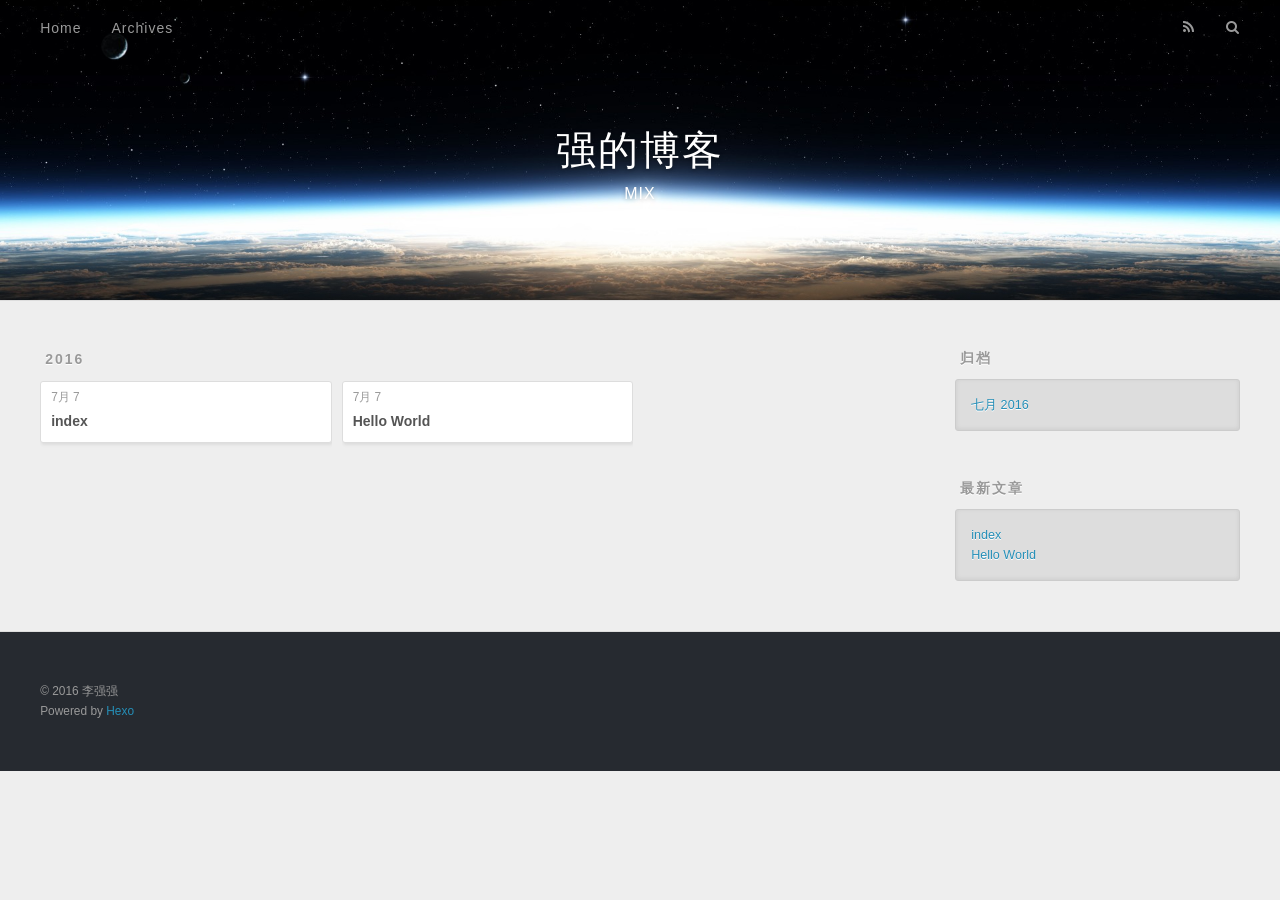
<file: archives/2016/07/index.html>
<!DOCTYPE html>
<html>
<head>
  <meta charset="utf-8">
  
  <title>归档: 2016/7 | 强的博客</title>
  <meta name="viewport" content="width=device-width, initial-scale=1, maximum-scale=1">
  <meta name="description" content="MIX|stoneskill">
<meta property="og:type" content="website">
<meta property="og:title" content="强的博客">
<meta property="og:url" content="http://stoneskill.github.io/archives/2016/07/index.html">
<meta property="og:site_name" content="强的博客">
<meta property="og:description" content="MIX|stoneskill">
<meta name="twitter:card" content="summary">
<meta name="twitter:title" content="强的博客">
<meta name="twitter:description" content="MIX|stoneskill">
  
    <link rel="alternate" href="/atom.xml" title="强的博客" type="application/atom+xml">
  
  
    <link rel="icon" href="/favicon.png">
  
  
    <link href="//fonts.googleapis.com/css?family=Source+Code+Pro" rel="stylesheet" type="text/css">
  
  <link rel="stylesheet" href="/css/style.css">
  

</head>

<body>
  <div id="container">
    <div id="wrap">
      <header id="header">
  <div id="banner"></div>
  <div id="header-outer" class="outer">
    <div id="header-title" class="inner">
      <h1 id="logo-wrap">
        <a href="/" id="logo">强的博客</a>
      </h1>
      
        <h2 id="subtitle-wrap">
          <a href="/" id="subtitle">MIX</a>
        </h2>
      
    </div>
    <div id="header-inner" class="inner">
      <nav id="main-nav">
        <a id="main-nav-toggle" class="nav-icon"></a>
        
          <a class="main-nav-link" href="/">Home</a>
        
          <a class="main-nav-link" href="/archives">Archives</a>
        
      </nav>
      <nav id="sub-nav">
        
          <a id="nav-rss-link" class="nav-icon" href="/atom.xml" title="RSS Feed"></a>
        
        <a id="nav-search-btn" class="nav-icon" title="搜索"></a>
      </nav>
      <div id="search-form-wrap">
        <form action="//google.com/search" method="get" accept-charset="UTF-8" class="search-form"><input type="search" name="q" results="0" class="search-form-input" placeholder="Search"><button type="submit" class="search-form-submit">&#xF002;</button><input type="hidden" name="sitesearch" value="http://stoneskill.github.io"></form>
      </div>
    </div>
  </div>
</header>
      <div class="outer">
        <section id="main">
  
  
    
    
      
      
      <section class="archives-wrap">
        <div class="archive-year-wrap">
          <a href="/archives/2016" class="archive-year">2016</a>
        </div>
        <div class="archives">
    
    <article class="archive-article archive-type-post">
  <div class="archive-article-inner">
    <header class="archive-article-header">
      <a href="/2016/07/07/index/" class="archive-article-date">
  <time datetime="2016-07-07T08:26:46.000Z" itemprop="datePublished">7月 7</time>
</a>
      
  
    <h1 itemprop="name">
      <a class="archive-article-title" href="/2016/07/07/index/">index</a>
    </h1>
  

    </header>
  </div>
</article>
  
    
    
    <article class="archive-article archive-type-post">
  <div class="archive-article-inner">
    <header class="archive-article-header">
      <a href="/2016/07/07/hello-world/" class="archive-article-date">
  <time datetime="2016-07-07T08:19:09.264Z" itemprop="datePublished">7月 7</time>
</a>
      
  
    <h1 itemprop="name">
      <a class="archive-article-title" href="/2016/07/07/hello-world/">Hello World</a>
    </h1>
  

    </header>
  </div>
</article>
  
  
    </div></section>
  

</section>
        
          <aside id="sidebar">
  
    

  
    

  
    
  
    
  <div class="widget-wrap">
    <h3 class="widget-title">归档</h3>
    <div class="widget">
      <ul class="archive-list"><li class="archive-list-item"><a class="archive-list-link" href="/archives/2016/07/">七月 2016</a></li></ul>
    </div>
  </div>


  
    
  <div class="widget-wrap">
    <h3 class="widget-title">最新文章</h3>
    <div class="widget">
      <ul>
        
          <li>
            <a href="/2016/07/07/index/">index</a>
          </li>
        
          <li>
            <a href="/2016/07/07/hello-world/">Hello World</a>
          </li>
        
      </ul>
    </div>
  </div>

  
</aside>
        
      </div>
      <footer id="footer">
  
  <div class="outer">
    <div id="footer-info" class="inner">
      &copy; 2016 李强强<br>
      Powered by <a href="http://hexo.io/" target="_blank">Hexo</a>
    </div>
  </div>
</footer>
    </div>
    <nav id="mobile-nav">
  
    <a href="/" class="mobile-nav-link">Home</a>
  
    <a href="/archives" class="mobile-nav-link">Archives</a>
  
</nav>
    

<script src="//ajax.googleapis.com/ajax/libs/jquery/2.0.3/jquery.min.js"></script>


  <link rel="stylesheet" href="/fancybox/jquery.fancybox.css">
  <script src="/fancybox/jquery.fancybox.pack.js"></script>


<script src="/js/script.js"></script>

  </div>
</body>
</html>
</file>
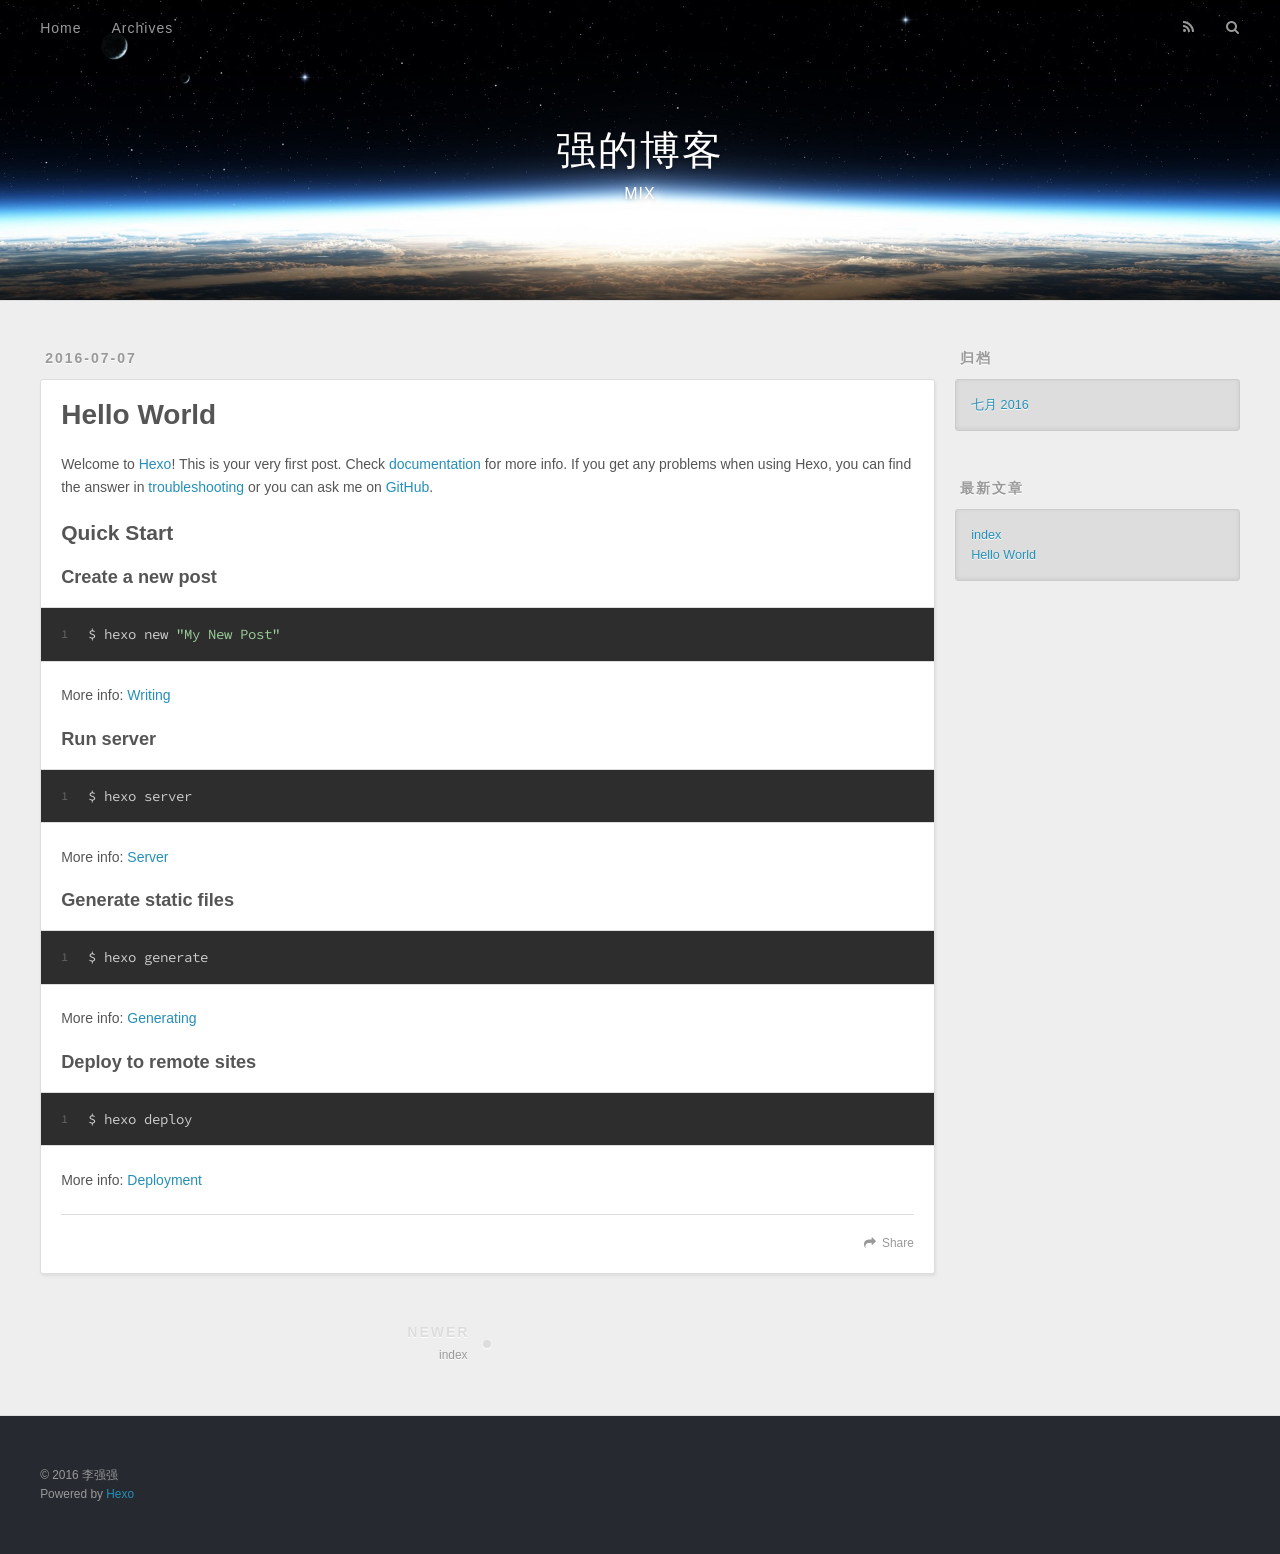
<file: 2016/07/07/hello-world/index.html>
<!DOCTYPE html>
<html>
<head>
  <meta charset="utf-8">
  
  <title>Hello World | 强的博客</title>
  <meta name="viewport" content="width=device-width, initial-scale=1, maximum-scale=1">
  <meta name="description" content="Welcome to Hexo! This is your very first post. Check documentation for more info. If you get any problems when using Hexo, you can find the answer in troubleshooting or you can ask me on GitHub.
Quick">
<meta property="og:type" content="article">
<meta property="og:title" content="Hello World">
<meta property="og:url" content="http://stoneskill.github.io/2016/07/07/hello-world/index.html">
<meta property="og:site_name" content="强的博客">
<meta property="og:description" content="Welcome to Hexo! This is your very first post. Check documentation for more info. If you get any problems when using Hexo, you can find the answer in troubleshooting or you can ask me on GitHub.
Quick">
<meta property="og:updated_time" content="2016-07-07T08:19:09.264Z">
<meta name="twitter:card" content="summary">
<meta name="twitter:title" content="Hello World">
<meta name="twitter:description" content="Welcome to Hexo! This is your very first post. Check documentation for more info. If you get any problems when using Hexo, you can find the answer in troubleshooting or you can ask me on GitHub.
Quick">
  
    <link rel="alternate" href="/atom.xml" title="强的博客" type="application/atom+xml">
  
  
    <link rel="icon" href="/favicon.png">
  
  
    <link href="//fonts.googleapis.com/css?family=Source+Code+Pro" rel="stylesheet" type="text/css">
  
  <link rel="stylesheet" href="/css/style.css">
  

</head>

<body>
  <div id="container">
    <div id="wrap">
      <header id="header">
  <div id="banner"></div>
  <div id="header-outer" class="outer">
    <div id="header-title" class="inner">
      <h1 id="logo-wrap">
        <a href="/" id="logo">强的博客</a>
      </h1>
      
        <h2 id="subtitle-wrap">
          <a href="/" id="subtitle">MIX</a>
        </h2>
      
    </div>
    <div id="header-inner" class="inner">
      <nav id="main-nav">
        <a id="main-nav-toggle" class="nav-icon"></a>
        
          <a class="main-nav-link" href="/">Home</a>
        
          <a class="main-nav-link" href="/archives">Archives</a>
        
      </nav>
      <nav id="sub-nav">
        
          <a id="nav-rss-link" class="nav-icon" href="/atom.xml" title="RSS Feed"></a>
        
        <a id="nav-search-btn" class="nav-icon" title="搜索"></a>
      </nav>
      <div id="search-form-wrap">
        <form action="//google.com/search" method="get" accept-charset="UTF-8" class="search-form"><input type="search" name="q" results="0" class="search-form-input" placeholder="Search"><button type="submit" class="search-form-submit">&#xF002;</button><input type="hidden" name="sitesearch" value="http://stoneskill.github.io"></form>
      </div>
    </div>
  </div>
</header>
      <div class="outer">
        <section id="main"><article id="post-hello-world" class="article article-type-post" itemscope itemprop="blogPost">
  <div class="article-meta">
    <a href="/2016/07/07/hello-world/" class="article-date">
  <time datetime="2016-07-07T08:19:09.264Z" itemprop="datePublished">2016-07-07</time>
</a>
    
  </div>
  <div class="article-inner">
    
    
      <header class="article-header">
        
  
    <h1 class="article-title" itemprop="name">
      Hello World
    </h1>
  

      </header>
    
    <div class="article-entry" itemprop="articleBody">
      
        <p>Welcome to <a href="https://hexo.io/" target="_blank" rel="external">Hexo</a>! This is your very first post. Check <a href="https://hexo.io/docs/" target="_blank" rel="external">documentation</a> for more info. If you get any problems when using Hexo, you can find the answer in <a href="https://hexo.io/docs/troubleshooting.html" target="_blank" rel="external">troubleshooting</a> or you can ask me on <a href="https://github.com/hexojs/hexo/issues" target="_blank" rel="external">GitHub</a>.</p>
<h2 id="Quick-Start"><a href="#Quick-Start" class="headerlink" title="Quick Start"></a>Quick Start</h2><h3 id="Create-a-new-post"><a href="#Create-a-new-post" class="headerlink" title="Create a new post"></a>Create a new post</h3><figure class="highlight bash"><table><tr><td class="gutter"><pre><div class="line">1</div></pre></td><td class="code"><pre><div class="line">$ hexo new <span class="string">"My New Post"</span></div></pre></td></tr></table></figure>
<p>More info: <a href="https://hexo.io/docs/writing.html" target="_blank" rel="external">Writing</a></p>
<h3 id="Run-server"><a href="#Run-server" class="headerlink" title="Run server"></a>Run server</h3><figure class="highlight bash"><table><tr><td class="gutter"><pre><div class="line">1</div></pre></td><td class="code"><pre><div class="line">$ hexo server</div></pre></td></tr></table></figure>
<p>More info: <a href="https://hexo.io/docs/server.html" target="_blank" rel="external">Server</a></p>
<h3 id="Generate-static-files"><a href="#Generate-static-files" class="headerlink" title="Generate static files"></a>Generate static files</h3><figure class="highlight bash"><table><tr><td class="gutter"><pre><div class="line">1</div></pre></td><td class="code"><pre><div class="line">$ hexo generate</div></pre></td></tr></table></figure>
<p>More info: <a href="https://hexo.io/docs/generating.html" target="_blank" rel="external">Generating</a></p>
<h3 id="Deploy-to-remote-sites"><a href="#Deploy-to-remote-sites" class="headerlink" title="Deploy to remote sites"></a>Deploy to remote sites</h3><figure class="highlight bash"><table><tr><td class="gutter"><pre><div class="line">1</div></pre></td><td class="code"><pre><div class="line">$ hexo deploy</div></pre></td></tr></table></figure>
<p>More info: <a href="https://hexo.io/docs/deployment.html" target="_blank" rel="external">Deployment</a></p>

      
    </div>
    <footer class="article-footer">
      <a data-url="http://stoneskill.github.io/2016/07/07/hello-world/" data-id="ciqc1v30200006gr71jn0wykl" class="article-share-link">Share</a>
      
      
    </footer>
  </div>
  
    
<nav id="article-nav">
  
    <a href="/2016/07/07/index/" id="article-nav-newer" class="article-nav-link-wrap">
      <strong class="article-nav-caption">Newer</strong>
      <div class="article-nav-title">
        
          index
        
      </div>
    </a>
  
  
</nav>

  
</article>

</section>
        
          <aside id="sidebar">
  
    

  
    

  
    
  
    
  <div class="widget-wrap">
    <h3 class="widget-title">归档</h3>
    <div class="widget">
      <ul class="archive-list"><li class="archive-list-item"><a class="archive-list-link" href="/archives/2016/07/">七月 2016</a></li></ul>
    </div>
  </div>


  
    
  <div class="widget-wrap">
    <h3 class="widget-title">最新文章</h3>
    <div class="widget">
      <ul>
        
          <li>
            <a href="/2016/07/07/index/">index</a>
          </li>
        
          <li>
            <a href="/2016/07/07/hello-world/">Hello World</a>
          </li>
        
      </ul>
    </div>
  </div>

  
</aside>
        
      </div>
      <footer id="footer">
  
  <div class="outer">
    <div id="footer-info" class="inner">
      &copy; 2016 李强强<br>
      Powered by <a href="http://hexo.io/" target="_blank">Hexo</a>
    </div>
  </div>
</footer>
    </div>
    <nav id="mobile-nav">
  
    <a href="/" class="mobile-nav-link">Home</a>
  
    <a href="/archives" class="mobile-nav-link">Archives</a>
  
</nav>
    

<script src="//ajax.googleapis.com/ajax/libs/jquery/2.0.3/jquery.min.js"></script>


  <link rel="stylesheet" href="/fancybox/jquery.fancybox.css">
  <script src="/fancybox/jquery.fancybox.pack.js"></script>


<script src="/js/script.js"></script>

  </div>
</body>
</html>
</file>
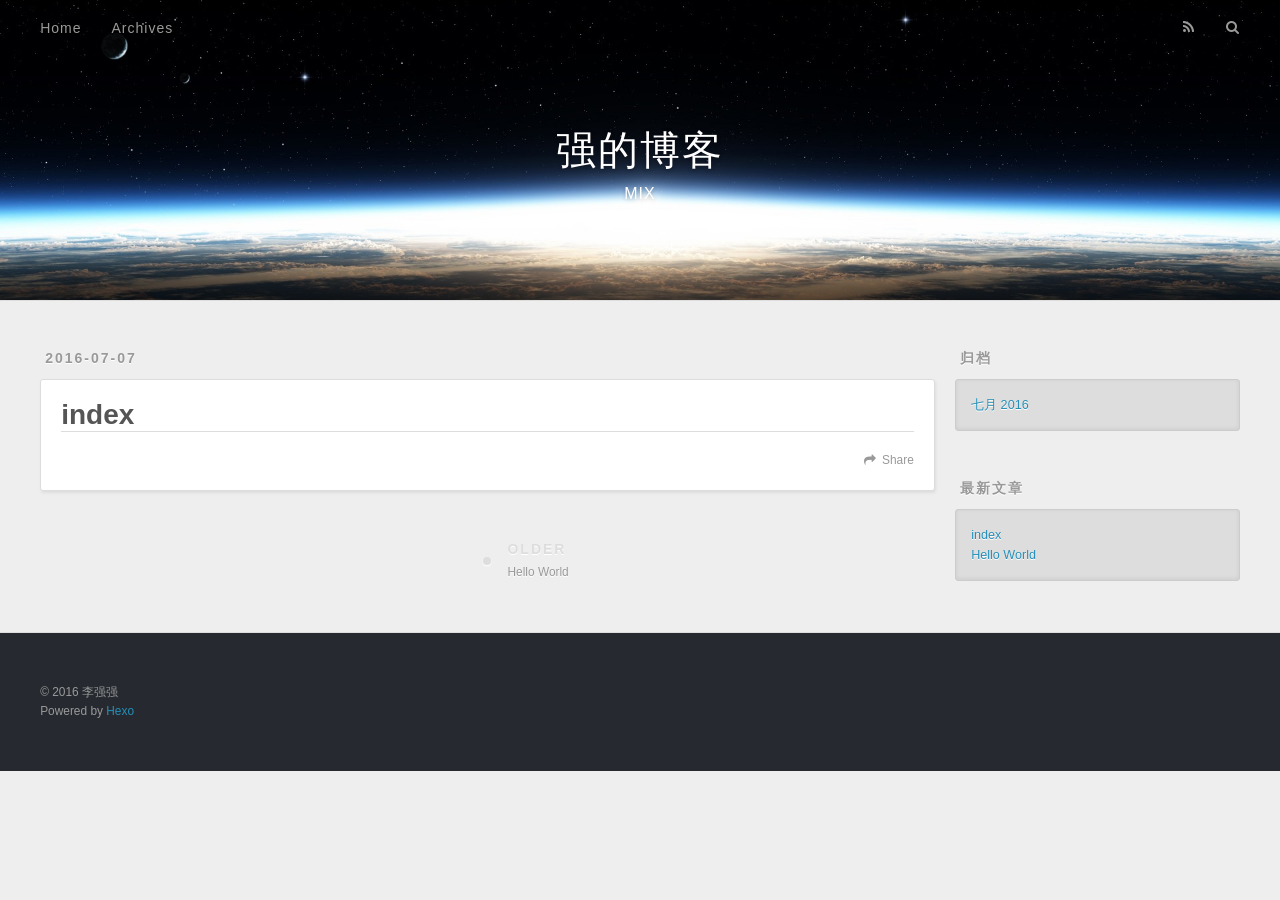
<file: 2016/07/07/index/index.html>
<!DOCTYPE html>
<html>
<head>
  <meta charset="utf-8">
  
  <title>index | 强的博客</title>
  <meta name="viewport" content="width=device-width, initial-scale=1, maximum-scale=1">
  <meta name="description" content="MIX|stoneskill">
<meta property="og:type" content="article">
<meta property="og:title" content="index">
<meta property="og:url" content="http://stoneskill.github.io/2016/07/07/index/index.html">
<meta property="og:site_name" content="强的博客">
<meta property="og:description" content="MIX|stoneskill">
<meta property="og:updated_time" content="2016-07-07T08:26:46.786Z">
<meta name="twitter:card" content="summary">
<meta name="twitter:title" content="index">
<meta name="twitter:description" content="MIX|stoneskill">
  
    <link rel="alternate" href="/atom.xml" title="强的博客" type="application/atom+xml">
  
  
    <link rel="icon" href="/favicon.png">
  
  
    <link href="//fonts.googleapis.com/css?family=Source+Code+Pro" rel="stylesheet" type="text/css">
  
  <link rel="stylesheet" href="/css/style.css">
  

</head>

<body>
  <div id="container">
    <div id="wrap">
      <header id="header">
  <div id="banner"></div>
  <div id="header-outer" class="outer">
    <div id="header-title" class="inner">
      <h1 id="logo-wrap">
        <a href="/" id="logo">强的博客</a>
      </h1>
      
        <h2 id="subtitle-wrap">
          <a href="/" id="subtitle">MIX</a>
        </h2>
      
    </div>
    <div id="header-inner" class="inner">
      <nav id="main-nav">
        <a id="main-nav-toggle" class="nav-icon"></a>
        
          <a class="main-nav-link" href="/">Home</a>
        
          <a class="main-nav-link" href="/archives">Archives</a>
        
      </nav>
      <nav id="sub-nav">
        
          <a id="nav-rss-link" class="nav-icon" href="/atom.xml" title="RSS Feed"></a>
        
        <a id="nav-search-btn" class="nav-icon" title="搜索"></a>
      </nav>
      <div id="search-form-wrap">
        <form action="//google.com/search" method="get" accept-charset="UTF-8" class="search-form"><input type="search" name="q" results="0" class="search-form-input" placeholder="Search"><button type="submit" class="search-form-submit">&#xF002;</button><input type="hidden" name="sitesearch" value="http://stoneskill.github.io"></form>
      </div>
    </div>
  </div>
</header>
      <div class="outer">
        <section id="main"><article id="post-index" class="article article-type-post" itemscope itemprop="blogPost">
  <div class="article-meta">
    <a href="/2016/07/07/index/" class="article-date">
  <time datetime="2016-07-07T08:26:46.000Z" itemprop="datePublished">2016-07-07</time>
</a>
    
  </div>
  <div class="article-inner">
    
    
      <header class="article-header">
        
  
    <h1 class="article-title" itemprop="name">
      index
    </h1>
  

      </header>
    
    <div class="article-entry" itemprop="articleBody">
      
        
      
    </div>
    <footer class="article-footer">
      <a data-url="http://stoneskill.github.io/2016/07/07/index/" data-id="ciqc1v30800016gr7ipz0h8zb" class="article-share-link">Share</a>
      
      
    </footer>
  </div>
  
    
<nav id="article-nav">
  
  
    <a href="/2016/07/07/hello-world/" id="article-nav-older" class="article-nav-link-wrap">
      <strong class="article-nav-caption">Older</strong>
      <div class="article-nav-title">Hello World</div>
    </a>
  
</nav>

  
</article>

</section>
        
          <aside id="sidebar">
  
    

  
    

  
    
  
    
  <div class="widget-wrap">
    <h3 class="widget-title">归档</h3>
    <div class="widget">
      <ul class="archive-list"><li class="archive-list-item"><a class="archive-list-link" href="/archives/2016/07/">七月 2016</a></li></ul>
    </div>
  </div>


  
    
  <div class="widget-wrap">
    <h3 class="widget-title">最新文章</h3>
    <div class="widget">
      <ul>
        
          <li>
            <a href="/2016/07/07/index/">index</a>
          </li>
        
          <li>
            <a href="/2016/07/07/hello-world/">Hello World</a>
          </li>
        
      </ul>
    </div>
  </div>

  
</aside>
        
      </div>
      <footer id="footer">
  
  <div class="outer">
    <div id="footer-info" class="inner">
      &copy; 2016 李强强<br>
      Powered by <a href="http://hexo.io/" target="_blank">Hexo</a>
    </div>
  </div>
</footer>
    </div>
    <nav id="mobile-nav">
  
    <a href="/" class="mobile-nav-link">Home</a>
  
    <a href="/archives" class="mobile-nav-link">Archives</a>
  
</nav>
    

<script src="//ajax.googleapis.com/ajax/libs/jquery/2.0.3/jquery.min.js"></script>


  <link rel="stylesheet" href="/fancybox/jquery.fancybox.css">
  <script src="/fancybox/jquery.fancybox.pack.js"></script>


<script src="/js/script.js"></script>

  </div>
</body>
</html>
</file>
<file: css/site.css>
/* stoneskill.github.io
   Original stylesheet for the bookmark page.
   System font stacks only. No framework, reset library, or third-party theme. */

:root {
  color-scheme: light;
  --paper: #f6f1e6;
  --edge: #e4dccb;
  --ink: #1b1714;
  --muted: #4e463f;
  --line: #d5cbb8;
  --seal: #a32018;
  --sans: "PingFang SC", "Hiragino Sans GB", "Noto Sans CJK SC", "Source Han Sans SC", "Microsoft YaHei", "WenQuanYi Micro Hei", "Segoe UI", sans-serif;
  --serif: "Songti SC", "STSong", "Noto Serif CJK SC", "Source Han Serif SC", "PMingLiU", "SimSun", "Iowan Old Style", "Palatino Linotype", Palatino, serif;
  --mono: ui-monospace, "SFMono-Regular", "Cascadia Mono", "Sarasa Mono SC", "Noto Sans Mono CJK SC", "Source Han Mono SC", Menlo, Consolas, monospace;
  --gutter: clamp(1.15rem, 4vw, 2.4rem);
}

@media (prefers-color-scheme: dark) {
  :root {
    color-scheme: dark;
    --paper: #141210;
    --edge: #0c0b0a;
    --ink: #f4eee4;
    --muted: #cbbba8;
    --line: #3c352d;
    --seal: #ff8d80;
  }
}

*,
*::before,
*::after {
  box-sizing: border-box;
}

body {
  margin: 0;
  background: var(--edge);
  color: var(--ink);
  font-family: var(--sans);
  font-size: 1.0625rem;
  line-height: 1.7;
}

::selection {
  background: color-mix(in srgb, var(--seal) 32%, var(--paper));
  color: var(--ink);
}

a {
  color: var(--seal);
  text-underline-offset: 0.18em;
}

:focus-visible {
  outline: 2px solid var(--ink);
  outline-offset: 3px;
}

.vh {
  position: absolute;
  width: 1px;
  height: 1px;
  padding: 0;
  margin: -1px;
  overflow: hidden;
  clip: rect(0, 0, 0, 0);
  white-space: nowrap;
  border: 0;
}

.skip {
  position: absolute;
  left: var(--gutter);
  top: 0.6rem;
  z-index: 20;
  transform: translateY(-160%);
  background: var(--ink);
  color: var(--paper);
  text-decoration: none;
  padding: 0.35rem 0.7rem;
}

.skip:focus {
  transform: none;
}

.page {
  width: min(52rem, calc(100% - 1.25rem));
  margin: 0.6rem auto;
  padding: 0 var(--gutter) 3rem;
  background: var(--paper);
  border: 1px solid var(--line);
  min-height: calc(100vh - 1.2rem);
}

.mast {
  display: flex;
  flex-wrap: wrap;
  align-items: baseline;
  justify-content: space-between;
  gap: 0.5rem 1.2rem;
  margin: 0 calc(var(--gutter) * -1);
  padding: 0.9rem var(--gutter);
  border-bottom: 1px solid var(--line);
}

.brand {
  color: inherit;
  text-decoration: none;
  font-family: var(--serif);
  font-size: 1.15rem;
}

.brand::before {
  content: "";
  display: inline-block;
  width: 0.5rem;
  height: 0.5rem;
  margin-right: 0.45rem;
  background: var(--seal);
  transform: translateY(-0.08rem);
}

.brand small,
.json-link {
  font-family: var(--mono);
  font-size: 0.78rem;
}

.brand small {
  margin-left: 0.4rem;
  color: var(--muted);
  letter-spacing: 0.06em;
}

h1 {
  margin: 1.6rem 0 0.35rem;
  font-family: var(--serif);
  font-weight: 600;
  font-size: clamp(2.2rem, 6vw, 3.2rem);
  line-height: 1.15;
}

#bookmark-status {
  margin: 0;
  color: var(--muted);
  font-size: 0.95rem;
}

.bm-list {
  list-style: none;
  margin: 1.1rem 0 0;
  padding: 0;
}

.bm-list a {
  display: grid;
  grid-template-columns: 2.5rem minmax(18rem, 22rem) minmax(0, 1fr);
  gap: 0.35rem 1rem;
  align-items: baseline;
  padding: 0.85rem 0.3rem;
  border-top: 1px solid var(--line);
  color: inherit;
  text-decoration: none;
}

.bm-list li:last-child a {
  border-bottom: 1px solid var(--line);
}

.bm-list a:hover,
.bm-list a:focus-visible {
  background: color-mix(in srgb, var(--seal) 8%, transparent);
}

.bm-idx {
  font-family: var(--mono);
  font-size: 0.78rem;
  color: var(--seal);
}

.bm-title {
  font-family: var(--serif);
  font-size: 1.25rem;
}

.bm-url {
  font-family: var(--mono);
  font-size: 0.78rem;
  color: var(--muted);
  overflow-wrap: anywhere;
}

.missing {
  padding: 3.2rem 0 2rem;
}

.missing h1 {
  margin-top: 0;
}

.missing .lede {
  margin: 0.4rem 0 0;
}

.site-url {
  margin-top: 1rem;
  font-family: var(--mono);
  font-size: 0.85rem;
}

.policy {
  padding: 1.5rem 0 2.5rem;
}

.policy h1 {
  margin-top: 0;
  margin-bottom: 0.8rem;
}

.policy .meta {
  margin: 0.15rem 0;
  color: var(--muted);
}

.policy h2,
.policy h3 {
  font-family: var(--serif);
  font-weight: 600;
  line-height: 1.3;
}

.policy h2 {
  margin: 1.8rem 0 0.55rem;
  font-size: 1.35rem;
}

.policy h3 {
  margin: 1.15rem 0 0.35rem;
  font-size: 1.08rem;
}

.policy p,
.policy li {
  max-width: 40em;
}

.policy p {
  margin: 0.55rem 0;
}

.policy ol,
.policy ul {
  margin: 0.4rem 0 0.8rem;
  padding-left: 1.35rem;
}

.policy li + li {
  margin-top: 0.28rem;
}

.policy .toc {
  margin: 0.6rem 0 1rem;
  padding-left: 1.35rem;
}

.policy .toc a {
  color: inherit;
}

.policy .contact {
  list-style: none;
  padding-left: 0;
}

@media (max-width: 680px) {
  .page {
    width: 100%;
    margin: 0;
    border: 0;
    min-height: 100vh;
  }

  .bm-list a {
    grid-template-columns: 2.4rem minmax(0, 1fr);
  }

  .bm-url {
    grid-column: 2;
  }
}

@media print {
  body {
    background: #fff;
    color: #000;
  }

  .page {
    width: auto;
    margin: 0;
    border: 0;
  }

  .skip {
    display: none;
  }

  a {
    color: #000;
  }
}
</file>
<file: css/style.css>
body {
  width: 100%;
}
body:before,
body:after {
  content: "";
  display: table;
}
body:after {
  clear: both;
}
html,
body,
div,
span,
applet,
object,
iframe,
h1,
h2,
h3,
h4,
h5,
h6,
p,
blockquote,
pre,
a,
abbr,
acronym,
address,
big,
cite,
code,
del,
dfn,
em,
img,
ins,
kbd,
q,
s,
samp,
small,
strike,
strong,
sub,
sup,
tt,
var,
dl,
dt,
dd,
ol,
ul,
li,
fieldset,
form,
label,
legend,
table,
caption,
tbody,
tfoot,
thead,
tr,
th,
td {
  margin: 0;
  padding: 0;
  border: 0;
  outline: 0;
  font-weight: inherit;
  font-style: inherit;
  font-family: inherit;
  font-size: 100%;
  vertical-align: baseline;
}
body {
  line-height: 1;
  color: #000;
  background: #fff;
}
ol,
ul {
  list-style: none;
}
table {
  border-collapse: separate;
  border-spacing: 0;
  vertical-align: middle;
}
caption,
th,
td {
  text-align: left;
  font-weight: normal;
  vertical-align: middle;
}
a img {
  border: none;
}
input,
button {
  margin: 0;
  padding: 0;
}
input::-moz-focus-inner,
button::-moz-focus-inner {
  border: 0;
  padding: 0;
}
@font-face {
  font-family: FontAwesome;
  font-style: normal;
  font-weight: normal;
  src: url("fonts/fontawesome-webfont.eot?v=#4.0.3");
  src: url("fonts/fontawesome-webfont.eot?#iefix&v=#4.0.3") format("embedded-opentype"), url("fonts/fontawesome-webfont.woff?v=#4.0.3") format("woff"), url("fonts/fontawesome-webfont.ttf?v=#4.0.3") format("truetype"), url("fonts/fontawesome-webfont.svg#fontawesomeregular?v=#4.0.3") format("svg");
}
html,
body,
#container {
  height: 100%;
}
body {
  background: #eee;
  font: 14px "Helvetica Neue", Helvetica, Arial, sans-serif;
  -webkit-text-size-adjust: 100%;
}
.outer {
  max-width: 1220px;
  margin: 0 auto;
  padding: 0 20px;
}
.outer:before,
.outer:after {
  content: "";
  display: table;
}
.outer:after {
  clear: both;
}
.inner {
  display: inline;
  float: left;
  width: 98.33333333333333%;
  margin: 0 0.833333333333333%;
}
.left,
.alignleft {
  float: left;
}
.right,
.alignright {
  float: right;
}
.clear {
  clear: both;
}
#container {
  position: relative;
}
.mobile-nav-on {
  overflow: hidden;
}
#wrap {
  height: 100%;
  width: 100%;
  position: absolute;
  top: 0;
  left: 0;
  -webkit-transition: 0.2s ease-out;
  -moz-transition: 0.2s ease-out;
  -ms-transition: 0.2s ease-out;
  transition: 0.2s ease-out;
  z-index: 1;
  background: #eee;
}
.mobile-nav-on #wrap {
  left: 280px;
}
@media screen and (min-width: 768px) {
  #main {
    display: inline;
    float: left;
    width: 73.33333333333333%;
    margin: 0 0.833333333333333%;
  }
}
.article-date,
.article-category-link,
.archive-year,
.widget-title {
  text-decoration: none;
  text-transform: uppercase;
  letter-spacing: 2px;
  color: #999;
  margin-bottom: 1em;
  margin-left: 5px;
  line-height: 1em;
  text-shadow: 0 1px #fff;
  font-weight: bold;
}
.article-inner,
.archive-article-inner {
  background: #fff;
  -webkit-box-shadow: 1px 2px 3px #ddd;
  box-shadow: 1px 2px 3px #ddd;
  border: 1px solid #ddd;
  -webkit-border-radius: 3px;
  border-radius: 3px;
}
.article-entry h1,
.widget h1 {
  font-size: 2em;
}
.article-entry h2,
.widget h2 {
  font-size: 1.5em;
}
.article-entry h3,
.widget h3 {
  font-size: 1.3em;
}
.article-entry h4,
.widget h4 {
  font-size: 1.2em;
}
.article-entry h5,
.widget h5 {
  font-size: 1em;
}
.article-entry h6,
.widget h6 {
  font-size: 1em;
  color: #999;
}
.article-entry hr,
.widget hr {
  border: 1px dashed #ddd;
}
.article-entry strong,
.widget strong {
  font-weight: bold;
}
.article-entry em,
.widget em,
.article-entry cite,
.widget cite {
  font-style: italic;
}
.article-entry sup,
.widget sup,
.article-entry sub,
.widget sub {
  font-size: 0.75em;
  line-height: 0;
  position: relative;
  vertical-align: baseline;
}
.article-entry sup,
.widget sup {
  top: -0.5em;
}
.article-entry sub,
.widget sub {
  bottom: -0.2em;
}
.article-entry small,
.widget small {
  font-size: 0.85em;
}
.article-entry acronym,
.widget acronym,
.article-entry abbr,
.widget abbr {
  border-bottom: 1px dotted;
}
.article-entry ul,
.widget ul,
.article-entry ol,
.widget ol,
.article-entry dl,
.widget dl {
  margin: 0 20px;
  line-height: 1.6em;
}
.article-entry ul ul,
.widget ul ul,
.article-entry ol ul,
.widget ol ul,
.article-entry ul ol,
.widget ul ol,
.article-entry ol ol,
.widget ol ol {
  margin-top: 0;
  margin-bottom: 0;
}
.article-entry ul,
.widget ul {
  list-style: disc;
}
.article-entry ol,
.widget ol {
  list-style: decimal;
}
.article-entry dt,
.widget dt {
  font-weight: bold;
}
#header {
  height: 300px;
  position: relative;
  border-bottom: 1px solid #ddd;
}
#header:before,
#header:after {
  content: "";
  position: absolute;
  left: 0;
  right: 0;
  height: 40px;
}
#header:before {
  top: 0;
  background: -webkit-linear-gradient(rgba(0,0,0,0.2), transparent);
  background: -moz-linear-gradient(rgba(0,0,0,0.2), transparent);
  background: -ms-linear-gradient(rgba(0,0,0,0.2), transparent);
  background: linear-gradient(rgba(0,0,0,0.2), transparent);
}
#header:after {
  bottom: 0;
  background: -webkit-linear-gradient(transparent, rgba(0,0,0,0.2));
  background: -moz-linear-gradient(transparent, rgba(0,0,0,0.2));
  background: -ms-linear-gradient(transparent, rgba(0,0,0,0.2));
  background: linear-gradient(transparent, rgba(0,0,0,0.2));
}
#header-outer {
  height: 100%;
  position: relative;
}
#header-inner {
  position: relative;
  overflow: hidden;
}
#banner {
  position: absolute;
  top: 0;
  left: 0;
  width: 100%;
  height: 100%;
  background: url("images/banner.jpg") center #000;
  -webkit-background-size: cover;
  -moz-background-size: cover;
  background-size: cover;
  z-index: -1;
}
#header-title {
  text-align: center;
  height: 40px;
  position: absolute;
  top: 50%;
  left: 0;
  margin-top: -20px;
}
#logo,
#subtitle {
  text-decoration: none;
  color: #fff;
  font-weight: 300;
  text-shadow: 0 1px 4px rgba(0,0,0,0.3);
}
#logo {
  font-size: 40px;
  line-height: 40px;
  letter-spacing: 2px;
}
#subtitle {
  font-size: 16px;
  line-height: 16px;
  letter-spacing: 1px;
}
#subtitle-wrap {
  margin-top: 16px;
}
#main-nav {
  float: left;
  margin-left: -15px;
}
.nav-icon,
.main-nav-link {
  float: left;
  color: #fff;
  opacity: 0.6;
  text-decoration: none;
  text-shadow: 0 1px rgba(0,0,0,0.2);
  -webkit-transition: opacity 0.2s;
  -moz-transition: opacity 0.2s;
  -ms-transition: opacity 0.2s;
  transition: opacity 0.2s;
  display: block;
  padding: 20px 15px;
}
.nav-icon:hover,
.main-nav-link:hover {
  opacity: 1;
}
.nav-icon {
  font-family: FontAwesome;
  text-align: center;
  font-size: 14px;
  width: 14px;
  height: 14px;
  padding: 20px 15px;
  position: relative;
  cursor: pointer;
}
.main-nav-link {
  font-weight: 300;
  letter-spacing: 1px;
}
@media screen and (max-width: 479px) {
  .main-nav-link {
    display: none;
  }
}
#main-nav-toggle {
  display: none;
}
#main-nav-toggle:before {
  content: "\f0c9";
}
@media screen and (max-width: 479px) {
  #main-nav-toggle {
    display: block;
  }
}
#sub-nav {
  float: right;
  margin-right: -15px;
}
#nav-rss-link:before {
  content: "\f09e";
}
#nav-search-btn:before {
  content: "\f002";
}
#search-form-wrap {
  position: absolute;
  top: 15px;
  width: 150px;
  height: 30px;
  right: -150px;
  opacity: 0;
  -webkit-transition: 0.2s ease-out;
  -moz-transition: 0.2s ease-out;
  -ms-transition: 0.2s ease-out;
  transition: 0.2s ease-out;
}
#search-form-wrap.on {
  opacity: 1;
  right: 0;
}
@media screen and (max-width: 479px) {
  #search-form-wrap {
    width: 100%;
    right: -100%;
  }
}
.search-form {
  position: absolute;
  top: 0;
  left: 0;
  right: 0;
  background: #fff;
  padding: 5px 15px;
  -webkit-border-radius: 15px;
  border-radius: 15px;
  -webkit-box-shadow: 0 0 10px rgba(0,0,0,0.3);
  box-shadow: 0 0 10px rgba(0,0,0,0.3);
}
.search-form-input {
  border: none;
  background: none;
  color: #555;
  width: 100%;
  font: 13px "Helvetica Neue", Helvetica, Arial, sans-serif;
  outline: none;
}
.search-form-input::-webkit-search-results-decoration,
.search-form-input::-webkit-search-cancel-button {
  -webkit-appearance: none;
}
.search-form-submit {
  position: absolute;
  top: 50%;
  right: 10px;
  margin-top: -7px;
  font: 13px FontAwesome;
  border: none;
  background: none;
  color: #bbb;
  cursor: pointer;
}
.search-form-submit:hover,
.search-form-submit:focus {
  color: #777;
}
.article {
  margin: 50px 0;
}
.article-inner {
  overflow: hidden;
}
.article-meta:before,
.article-meta:after {
  content: "";
  display: table;
}
.article-meta:after {
  clear: both;
}
.article-date {
  float: left;
}
.article-category {
  float: left;
  line-height: 1em;
  color: #ccc;
  text-shadow: 0 1px #fff;
  margin-left: 8px;
}
.article-category:before {
  content: "\2022";
}
.article-category-link {
  margin: 0 12px 1em;
}
.article-header {
  padding: 20px 20px 0;
}
.article-title {
  text-decoration: none;
  font-size: 2em;
  font-weight: bold;
  color: #555;
  line-height: 1.1em;
  -webkit-transition: color 0.2s;
  -moz-transition: color 0.2s;
  -ms-transition: color 0.2s;
  transition: color 0.2s;
}
a.article-title:hover {
  color: #258fb8;
}
.article-entry {
  color: #555;
  padding: 0 20px;
}
.article-entry:before,
.article-entry:after {
  content: "";
  display: table;
}
.article-entry:after {
  clear: both;
}
.article-entry p,
.article-entry table {
  line-height: 1.6em;
  margin: 1.6em 0;
}
.article-entry h1,
.article-entry h2,
.article-entry h3,
.article-entry h4,
.article-entry h5,
.article-entry h6 {
  font-weight: bold;
}
.article-entry h1,
.article-entry h2,
.article-entry h3,
.article-entry h4,
.article-entry h5,
.article-entry h6 {
  line-height: 1.1em;
  margin: 1.1em 0;
}
.article-entry a {
  color: #258fb8;
  text-decoration: none;
}
.article-entry a:hover {
  text-decoration: underline;
}
.article-entry ul,
.article-entry ol,
.article-entry dl {
  margin-top: 1.6em;
  margin-bottom: 1.6em;
}
.article-entry img,
.article-entry video {
  max-width: 100%;
  height: auto;
  display: block;
  margin: auto;
}
.article-entry iframe {
  border: none;
}
.article-entry table {
  width: 100%;
  border-collapse: collapse;
  border-spacing: 0;
}
.article-entry th {
  font-weight: bold;
  border-bottom: 3px solid #ddd;
  padding-bottom: 0.5em;
}
.article-entry td {
  border-bottom: 1px solid #ddd;
  padding: 10px 0;
}
.article-entry blockquote {
  font-family: Georgia, "Times New Roman", serif;
  font-size: 1.4em;
  margin: 1.6em 20px;
  text-align: center;
}
.article-entry blockquote footer {
  font-size: 14px;
  margin: 1.6em 0;
  font-family: "Helvetica Neue", Helvetica, Arial, sans-serif;
}
.article-entry blockquote footer cite:before {
  content: "—";
  padding: 0 0.5em;
}
.article-entry .pullquote {
  text-align: left;
  width: 45%;
  margin: 0;
}
.article-entry .pullquote.left {
  margin-left: 0.5em;
  margin-right: 1em;
}
.article-entry .pullquote.right {
  margin-right: 0.5em;
  margin-left: 1em;
}
.article-entry .caption {
  color: #999;
  display: block;
  font-size: 0.9em;
  margin-top: 0.5em;
  position: relative;
  text-align: center;
}
.article-entry .video-container {
  position: relative;
  padding-top: 56.25%;
  height: 0;
  overflow: hidden;
}
.article-entry .video-container iframe,
.article-entry .video-container object,
.article-entry .video-container embed {
  position: absolute;
  top: 0;
  left: 0;
  width: 100%;
  height: 100%;
  margin-top: 0;
}
.article-more-link a {
  display: inline-block;
  line-height: 1em;
  padding: 6px 15px;
  -webkit-border-radius: 15px;
  border-radius: 15px;
  background: #eee;
  color: #999;
  text-shadow: 0 1px #fff;
  text-decoration: none;
}
.article-more-link a:hover {
  background: #258fb8;
  color: #fff;
  text-decoration: none;
  text-shadow: 0 1px #1e7293;
}
.article-footer {
  font-size: 0.85em;
  line-height: 1.6em;
  border-top: 1px solid #ddd;
  padding-top: 1.6em;
  margin: 0 20px 20px;
}
.article-footer:before,
.article-footer:after {
  content: "";
  display: table;
}
.article-footer:after {
  clear: both;
}
.article-footer a {
  color: #999;
  text-decoration: none;
}
.article-footer a:hover {
  color: #555;
}
.article-tag-list-item {
  float: left;
  margin-right: 10px;
}
.article-tag-list-link:before {
  content: "#";
}
.article-comment-link {
  float: right;
}
.article-comment-link:before {
  content: "\f075";
  font-family: FontAwesome;
  padding-right: 8px;
}
.article-share-link {
  cursor: pointer;
  float: right;
  margin-left: 20px;
}
.article-share-link:before {
  content: "\f064";
  font-family: FontAwesome;
  padding-right: 6px;
}
#article-nav {
  position: relative;
}
#article-nav:before,
#article-nav:after {
  content: "";
  display: table;
}
#article-nav:after {
  clear: both;
}
@media screen and (min-width: 768px) {
  #article-nav {
    margin: 50px 0;
  }
  #article-nav:before {
    width: 8px;
    height: 8px;
    position: absolute;
    top: 50%;
    left: 50%;
    margin-top: -4px;
    margin-left: -4px;
    content: "";
    -webkit-border-radius: 50%;
    border-radius: 50%;
    background: #ddd;
    -webkit-box-shadow: 0 1px 2px #fff;
    box-shadow: 0 1px 2px #fff;
  }
}
.article-nav-link-wrap {
  text-decoration: none;
  text-shadow: 0 1px #fff;
  color: #999;
  -webkit-box-sizing: border-box;
  -moz-box-sizing: border-box;
  box-sizing: border-box;
  margin-top: 50px;
  text-align: center;
  display: block;
}
.article-nav-link-wrap:hover {
  color: #555;
}
@media screen and (min-width: 768px) {
  .article-nav-link-wrap {
    width: 50%;
    margin-top: 0;
  }
}
@media screen and (min-width: 768px) {
  #article-nav-newer {
    float: left;
    text-align: right;
    padding-right: 20px;
  }
}
@media screen and (min-width: 768px) {
  #article-nav-older {
    float: right;
    text-align: left;
    padding-left: 20px;
  }
}
.article-nav-caption {
  text-transform: uppercase;
  letter-spacing: 2px;
  color: #ddd;
  line-height: 1em;
  font-weight: bold;
}
#article-nav-newer .article-nav-caption {
  margin-right: -2px;
}
.article-nav-title {
  font-size: 0.85em;
  line-height: 1.6em;
  margin-top: 0.5em;
}
.article-share-box {
  position: absolute;
  display: none;
  background: #fff;
  -webkit-box-shadow: 1px 2px 10px rgba(0,0,0,0.2);
  box-shadow: 1px 2px 10px rgba(0,0,0,0.2);
  -webkit-border-radius: 3px;
  border-radius: 3px;
  margin-left: -145px;
  overflow: hidden;
  z-index: 1;
}
.article-share-box.on {
  display: block;
}
.article-share-input {
  width: 100%;
  background: none;
  -webkit-box-sizing: border-box;
  -moz-box-sizing: border-box;
  box-sizing: border-box;
  font: 14px "Helvetica Neue", Helvetica, Arial, sans-serif;
  padding: 0 15px;
  color: #555;
  outline: none;
  border: 1px solid #ddd;
  -webkit-border-radius: 3px 3px 0 0;
  border-radius: 3px 3px 0 0;
  height: 36px;
  line-height: 36px;
}
.article-share-links {
  background: #eee;
}
.article-share-links:before,
.article-share-links:after {
  content: "";
  display: table;
}
.article-share-links:after {
  clear: both;
}
.article-share-twitter,
.article-share-facebook,
.article-share-pinterest,
.article-share-google {
  width: 50px;
  height: 36px;
  display: block;
  float: left;
  position: relative;
  color: #999;
  text-shadow: 0 1px #fff;
}
.article-share-twitter:before,
.article-share-facebook:before,
.article-share-pinterest:before,
.article-share-google:before {
  font-size: 20px;
  font-family: FontAwesome;
  width: 20px;
  height: 20px;
  position: absolute;
  top: 50%;
  left: 50%;
  margin-top: -10px;
  margin-left: -10px;
  text-align: center;
}
.article-share-twitter:hover,
.article-share-facebook:hover,
.article-share-pinterest:hover,
.article-share-google:hover {
  color: #fff;
}
.article-share-twitter:before {
  content: "\f099";
}
.article-share-twitter:hover {
  background: #00aced;
  text-shadow: 0 1px #008abe;
}
.article-share-facebook:before {
  content: "\f09a";
}
.article-share-facebook:hover {
  background: #3b5998;
  text-shadow: 0 1px #2f477a;
}
.article-share-pinterest:before {
  content: "\f0d2";
}
.article-share-pinterest:hover {
  background: #cb2027;
  text-shadow: 0 1px #a21a1f;
}
.article-share-google:before {
  content: "\f0d5";
}
.article-share-google:hover {
  background: #dd4b39;
  text-shadow: 0 1px #be3221;
}
.article-gallery {
  background: #000;
  position: relative;
}
.article-gallery-photos {
  position: relative;
  overflow: hidden;
}
.article-gallery-img {
  display: none;
  max-width: 100%;
}
.article-gallery-img:first-child {
  display: block;
}
.article-gallery-img.loaded {
  position: absolute;
  display: block;
}
.article-gallery-img img {
  display: block;
  max-width: 100%;
  margin: 0 auto;
}
#comments {
  background: #fff;
  -webkit-box-shadow: 1px 2px 3px #ddd;
  box-shadow: 1px 2px 3px #ddd;
  padding: 20px;
  border: 1px solid #ddd;
  -webkit-border-radius: 3px;
  border-radius: 3px;
  margin: 50px 0;
}
#comments a {
  color: #258fb8;
}
.archives-wrap {
  margin: 50px 0;
}
.archives:before,
.archives:after {
  content: "";
  display: table;
}
.archives:after {
  clear: both;
}
.archive-year-wrap {
  margin-bottom: 1em;
}
.archives {
  -webkit-column-gap: 10px;
  -moz-column-gap: 10px;
  column-gap: 10px;
}
@media screen and (min-width: 480px) and (max-width: 767px) {
  .archives {
    -webkit-column-count: 2;
    -moz-column-count: 2;
    column-count: 2;
  }
}
@media screen and (min-width: 768px) {
  .archives {
    -webkit-column-count: 3;
    -moz-column-count: 3;
    column-count: 3;
  }
}
.archive-article {
  -webkit-column-break-inside: avoid;
  page-break-inside: avoid;
  overflow: hidden;
  break-inside: avoid-column;
}
.archive-article-inner {
  padding: 10px;
  margin-bottom: 15px;
}
.archive-article-title {
  text-decoration: none;
  font-weight: bold;
  color: #555;
  -webkit-transition: color 0.2s;
  -moz-transition: color 0.2s;
  -ms-transition: color 0.2s;
  transition: color 0.2s;
  line-height: 1.6em;
}
.archive-article-title:hover {
  color: #258fb8;
}
.archive-article-footer {
  margin-top: 1em;
}
.archive-article-date {
  color: #999;
  text-decoration: none;
  font-size: 0.85em;
  line-height: 1em;
  margin-bottom: 0.5em;
  display: block;
}
#page-nav {
  margin: 50px auto;
  background: #fff;
  -webkit-box-shadow: 1px 2px 3px #ddd;
  box-shadow: 1px 2px 3px #ddd;
  border: 1px solid #ddd;
  -webkit-border-radius: 3px;
  border-radius: 3px;
  text-align: center;
  color: #999;
  overflow: hidden;
}
#page-nav:before,
#page-nav:after {
  content: "";
  display: table;
}
#page-nav:after {
  clear: both;
}
#page-nav a,
#page-nav span {
  padding: 10px 20px;
  line-height: 1;
  height: 2ex;
}
#page-nav a {
  color: #999;
  text-decoration: none;
}
#page-nav a:hover {
  background: #999;
  color: #fff;
}
#page-nav .prev {
  float: left;
}
#page-nav .next {
  float: right;
}
#page-nav .page-number {
  display: inline-block;
}
@media screen and (max-width: 479px) {
  #page-nav .page-number {
    display: none;
  }
}
#page-nav .current {
  color: #555;
  font-weight: bold;
}
#page-nav .space {
  color: #ddd;
}
#footer {
  background: #262a30;
  padding: 50px 0;
  border-top: 1px solid #ddd;
  color: #999;
}
#footer a {
  color: #258fb8;
  text-decoration: none;
}
#footer a:hover {
  text-decoration: underline;
}
#footer-info {
  line-height: 1.6em;
  font-size: 0.85em;
}
.article-entry pre,
.article-entry .highlight {
  background: #2d2d2d;
  margin: 0 -20px;
  padding: 15px 20px;
  border-style: solid;
  border-color: #ddd;
  border-width: 1px 0;
  overflow: auto;
  color: #ccc;
  line-height: 22.400000000000002px;
}
.article-entry .highlight .gutter pre,
.article-entry .gist .gist-file .gist-data .line-numbers {
  color: #666;
  font-size: 0.85em;
}
.article-entry pre,
.article-entry code {
  font-family: "Source Code Pro", Consolas, Monaco, Menlo, Consolas, monospace;
}
.article-entry code {
  background: #eee;
  text-shadow: 0 1px #fff;
  padding: 0 0.3em;
}
.article-entry pre code {
  background: none;
  text-shadow: none;
  padding: 0;
}
.article-entry .highlight pre {
  border: none;
  margin: 0;
  padding: 0;
}
.article-entry .highlight table {
  margin: 0;
  width: auto;
}
.article-entry .highlight td {
  border: none;
  padding: 0;
}
.article-entry .highlight figcaption {
  font-size: 0.85em;
  color: #999;
  line-height: 1em;
  margin-bottom: 1em;
}
.article-entry .highlight figcaption:before,
.article-entry .highlight figcaption:after {
  content: "";
  display: table;
}
.article-entry .highlight figcaption:after {
  clear: both;
}
.article-entry .highlight figcaption a {
  float: right;
}
.article-entry .highlight .gutter pre {
  text-align: right;
  padding-right: 20px;
}
.article-entry .highlight .line {
  height: 22.400000000000002px;
}
.article-entry .highlight .line.marked {
  background: #515151;
}
.article-entry .gist {
  margin: 0 -20px;
  border-style: solid;
  border-color: #ddd;
  border-width: 1px 0;
  background: #2d2d2d;
  padding: 15px 20px 15px 0;
}
.article-entry .gist .gist-file {
  border: none;
  font-family: "Source Code Pro", Consolas, Monaco, Menlo, Consolas, monospace;
  margin: 0;
}
.article-entry .gist .gist-file .gist-data {
  background: none;
  border: none;
}
.article-entry .gist .gist-file .gist-data .line-numbers {
  background: none;
  border: none;
  padding: 0 20px 0 0;
}
.article-entry .gist .gist-file .gist-data .line-data {
  padding: 0 !important;
}
.article-entry .gist .gist-file .highlight {
  margin: 0;
  padding: 0;
  border: none;
}
.article-entry .gist .gist-file .gist-meta {
  background: #2d2d2d;
  color: #999;
  font: 0.85em "Helvetica Neue", Helvetica, Arial, sans-serif;
  text-shadow: 0 0;
  padding: 0;
  margin-top: 1em;
  margin-left: 20px;
}
.article-entry .gist .gist-file .gist-meta a {
  color: #258fb8;
  font-weight: normal;
}
.article-entry .gist .gist-file .gist-meta a:hover {
  text-decoration: underline;
}
pre .comment,
pre .title {
  color: #999;
}
pre .variable,
pre .attribute,
pre .tag,
pre .regexp,
pre .ruby .constant,
pre .xml .tag .title,
pre .xml .pi,
pre .xml .doctype,
pre .html .doctype,
pre .css .id,
pre .css .class,
pre .css .pseudo {
  color: #f2777a;
}
pre .number,
pre .preprocessor,
pre .built_in,
pre .literal,
pre .params,
pre .constant {
  color: #f99157;
}
pre .class,
pre .ruby .class .title,
pre .css .rules .attribute {
  color: #9c9;
}
pre .string,
pre .value,
pre .inheritance,
pre .header,
pre .ruby .symbol,
pre .xml .cdata {
  color: #9c9;
}
pre .css .hexcolor {
  color: #6cc;
}
pre .function,
pre .python .decorator,
pre .python .title,
pre .ruby .function .title,
pre .ruby .title .keyword,
pre .perl .sub,
pre .javascript .title,
pre .coffeescript .title {
  color: #69c;
}
pre .keyword,
pre .javascript .function {
  color: #c9c;
}
@media screen and (max-width: 479px) {
  #mobile-nav {
    position: absolute;
    top: 0;
    left: 0;
    width: 280px;
    height: 100%;
    background: #191919;
    border-right: 1px solid #fff;
  }
}
@media screen and (max-width: 479px) {
  .mobile-nav-link {
    display: block;
    color: #999;
    text-decoration: none;
    padding: 15px 20px;
    font-weight: bold;
  }
  .mobile-nav-link:hover {
    color: #fff;
  }
}
@media screen and (min-width: 768px) {
  #sidebar {
    display: inline;
    float: left;
    width: 23.333333333333332%;
    margin: 0 0.833333333333333%;
  }
}
.widget-wrap {
  margin: 50px 0;
}
.widget {
  color: #777;
  text-shadow: 0 1px #fff;
  background: #ddd;
  -webkit-box-shadow: 0 -1px 4px #ccc inset;
  box-shadow: 0 -1px 4px #ccc inset;
  border: 1px solid #ccc;
  padding: 15px;
  -webkit-border-radius: 3px;
  border-radius: 3px;
}
.widget a {
  color: #258fb8;
  text-decoration: none;
}
.widget a:hover {
  text-decoration: underline;
}
.widget ul ul,
.widget ol ul,
.widget dl ul,
.widget ul ol,
.widget ol ol,
.widget dl ol,
.widget ul dl,
.widget ol dl,
.widget dl dl {
  margin-left: 15px;
  list-style: disc;
}
.widget {
  line-height: 1.6em;
  word-wrap: break-word;
  font-size: 0.9em;
}
.widget ul,
.widget ol {
  list-style: none;
  margin: 0;
}
.widget ul ul,
.widget ol ul,
.widget ul ol,
.widget ol ol {
  margin: 0 20px;
}
.widget ul ul,
.widget ol ul {
  list-style: disc;
}
.widget ul ol,
.widget ol ol {
  list-style: decimal;
}
.category-list-count,
.tag-list-count,
.archive-list-count {
  padding-left: 5px;
  color: #999;
  font-size: 0.85em;
}
.category-list-count:before,
.tag-list-count:before,
.archive-list-count:before {
  content: "(";
}
.category-list-count:after,
.tag-list-count:after,
.archive-list-count:after {
  content: ")";
}
.tagcloud a {
  margin-right: 5px;
  display: inline-block;
}
</file>
